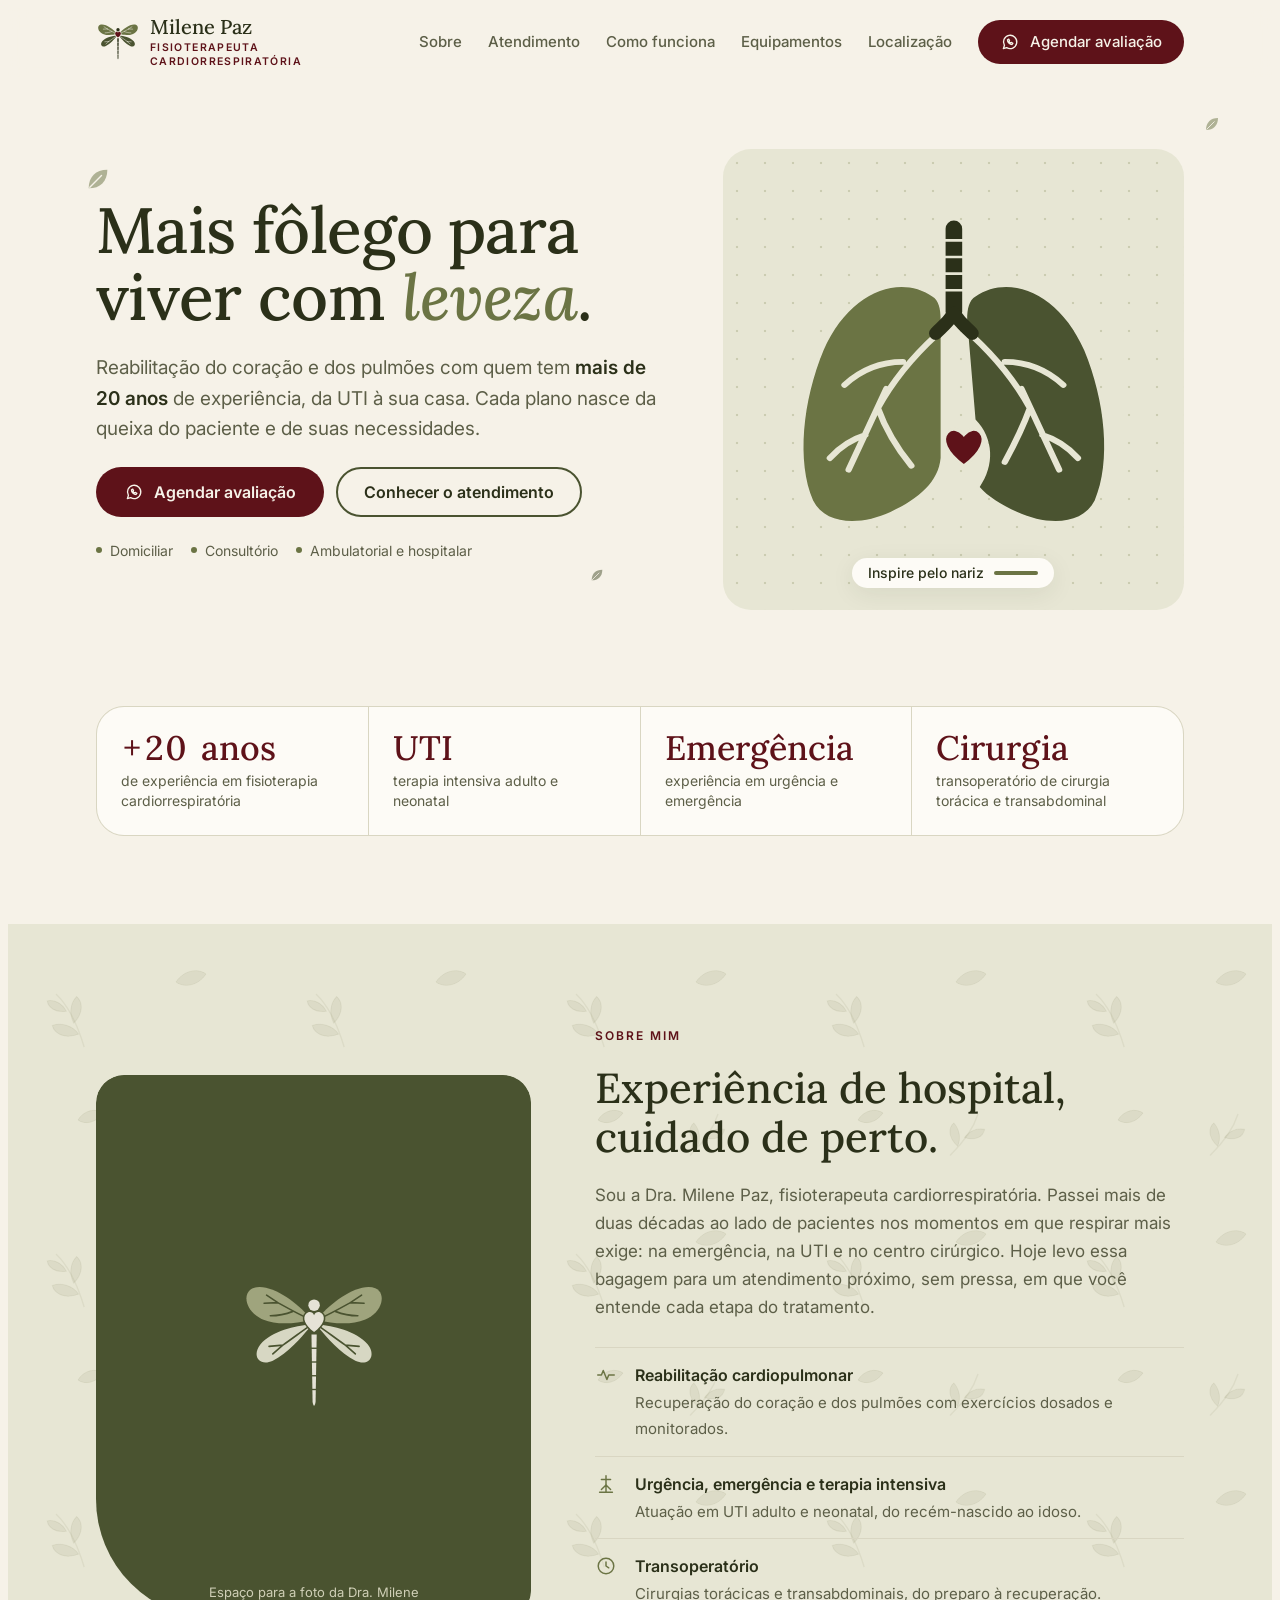
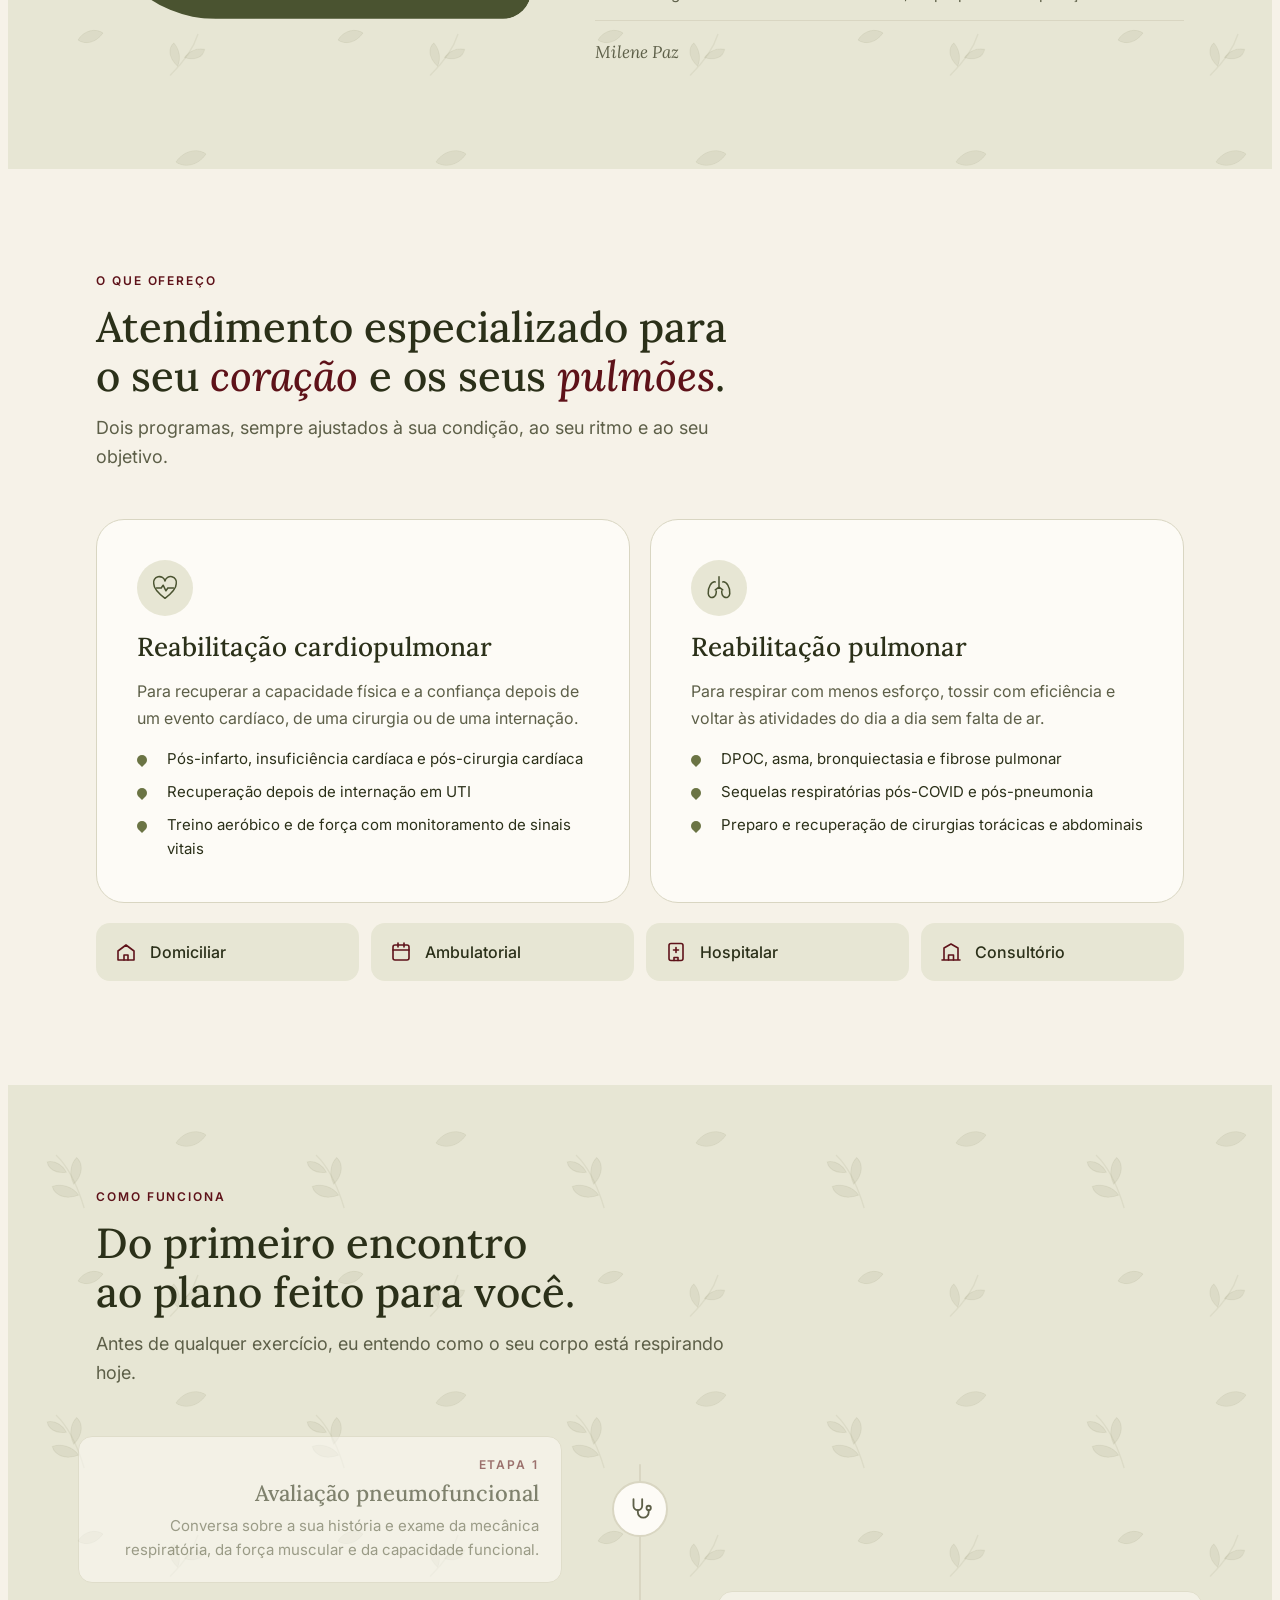
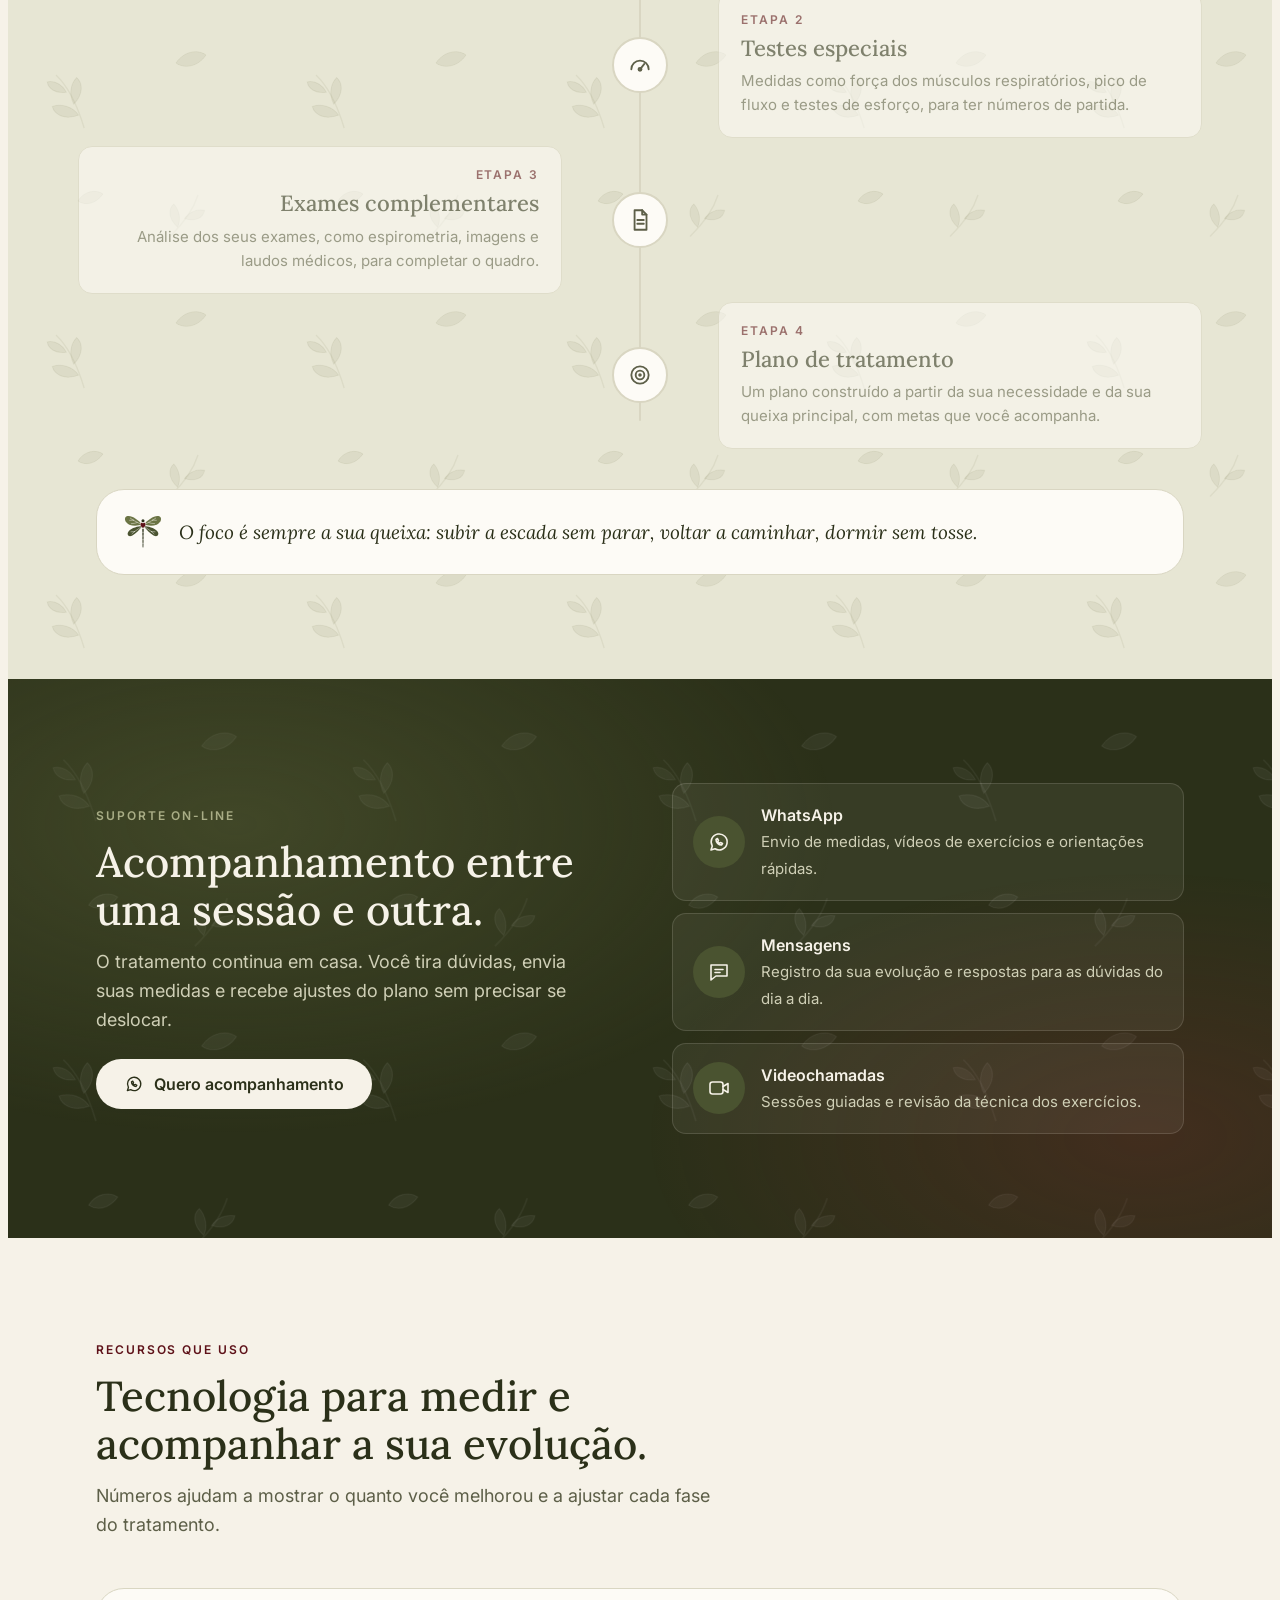
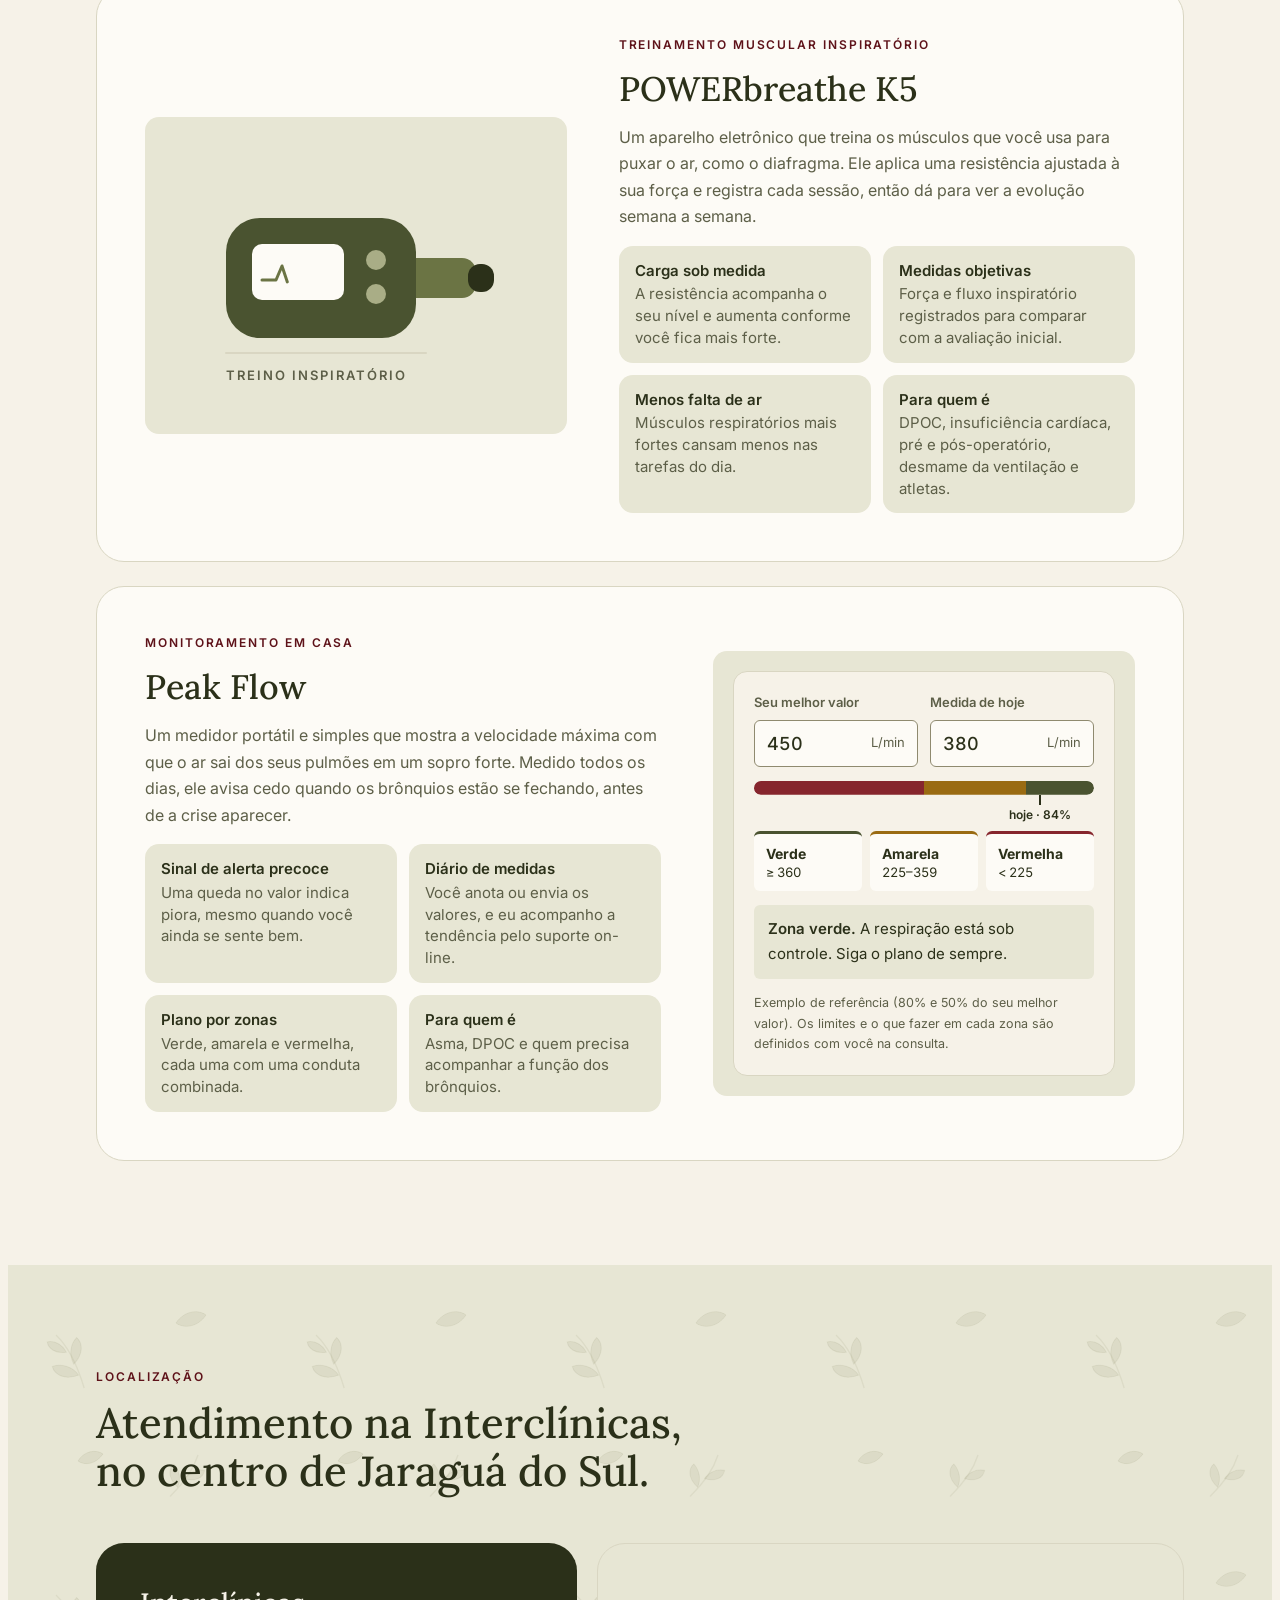
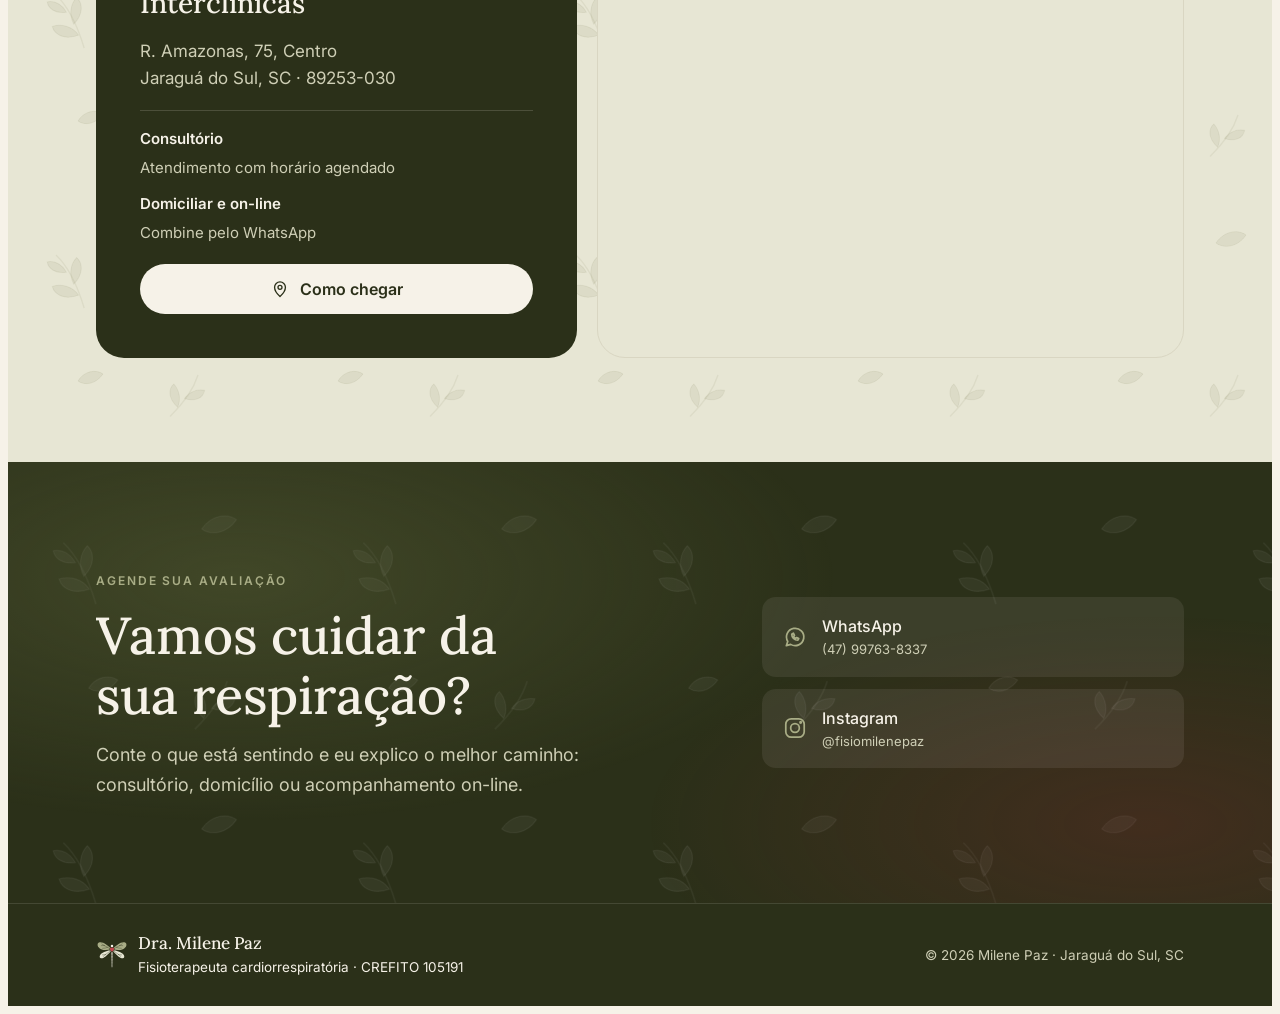
<file: index.html>
<!doctype html>
<html lang="pt-BR">
<head>
<meta charset="utf-8">
<meta name="color-scheme" content="light only">
<meta name="viewport" content="width=device-width, initial-scale=1, viewport-fit=cover">
<title>Dra. Milene Paz</title>
<script>
  /* liga as animações antes da primeira pintura; se o script principal falhar, desliga em 2,5 s */
  (function (d) {
    if (window.matchMedia && matchMedia("(prefers-reduced-motion: reduce)").matches) return;
    d.classList.add("motion");
    setTimeout(function () { var t = d.querySelector(".hero h1"); if (t && !t.dataset.split) d.classList.remove("motion"); }, 2500);
  })(document.documentElement);
</script>
<meta name="description" content="Dra. Milene Paz, fisioterapeuta cardiorrespiratória em Jaraguá do Sul. Reabilitação cardiopulmonar e pulmonar com mais de 20 anos de experiência. Atendimento domiciliar, ambulatorial, hospitalar, em consultório e on-line.">
<link rel="icon" href="data:image/svg+xml,%3Csvg xmlns='http://www.w3.org/2000/svg' viewBox='0 0 120 120'%3E%3Cpath d='M56,36 C46,24 24,8 11,13 C2,17 5,32 19,38 C31,43 46,41 56,38.5 Z M64,36 C74,24 96,8 109,13 C118,17 115,32 101,38 C89,43 74,41 64,38.5 Z' fill='%236b7444'/%3E%3Cpath d='M56,42 C46,43 26,47 17,58 C10,67 16,76 27,71 C39,65 50,52 56,45 Z M64,42 C74,43 94,47 103,58 C110,67 104,76 93,71 C81,65 70,52 64,45 Z' fill='%234a5330'/%3E%3Cpath d='M57.9,50 L62.1,50 L61.2,104 Q60,110 58.8,104 Z' fill='%232b3019'/%3E%3Ccircle cx='60' cy='26.5' r='4.6' fill='%232b3019'/%3E%3Cpath d='M60,48 C52.5,42.5 50.5,36.5 53.6,33.4 C56,31 59,32 60,34.6 C61,32 64,31 66.4,33.4 C69.5,36.5 67.5,42.5 60,48 Z' fill='%235e1219'/%3E%3C/svg%3E">
<link rel="preconnect" href="https://fonts.googleapis.com">
<link rel="preconnect" href="https://fonts.gstatic.com" crossorigin>
<link rel="stylesheet" href="https://fonts.googleapis.com/css2?family=Inter:wght@400;500;600&family=Lora:ital,wght@0,400;0,500;0,600;1,400;1,500&display=swap">
<link rel="stylesheet" href="css/style.css">

</head>
<body>
<!-- Símbolo reutilizável: asas = pulmões, nervuras = brônquios, tórax = coração -->
<svg width="0" height="0" style="position:absolute" aria-hidden="true">
  <defs>
    <mask id="mk" maskUnits="userSpaceOnUse" x="0" y="0" width="120" height="120">
      <rect width="120" height="120" fill="#fff"/>
      <g fill="none" stroke="#000" stroke-width="1.3" stroke-linecap="round">
        <path id="veins" d="M56,37.5 C48,34 40,29.5 31,24.5 M31,24.5 L22,18.5 M31,24.5 L20,25 M43,31.5 C38,33.5 32,35 25,35 M56,43.5 C50,47.5 43,53 35,58.5 M35,58.5 L27,65.5 M35,58.5 L24,59.5"/>
        <use href="#veins" transform="translate(120,0) scale(-1,1)"/>
      </g>
      <g stroke="#000" stroke-width="1.1"><line x1="56" x2="64" y1="61" y2="61"/><line x1="56" x2="64" y1="72" y2="72"/><line x1="56" x2="64" y1="83" y2="83"/><line x1="56" x2="64" y1="94" y2="94"/></g>
      <path d="M60,48 C52.5,42.5 50.5,36.5 53.6,33.4 C56,31 59,32 60,34.6 C61,32 64,31 66.4,33.4 C69.5,36.5 67.5,42.5 60,48 Z" fill="none" stroke="#000" stroke-width="2.4"/>
    </mask>
    <symbol id="libelula" viewBox="0 0 120 120">
      <g mask="url(#mk)">
        <path d="M56,36 C46,24 24,8 11,13 C2,17 5,32 19,38 C31,43 46,41 56,38.5 Z" fill="var(--wing-up)"/>
        <path d="M56,42 C46,43 26,47 17,58 C10,67 16,76 27,71 C39,65 50,52 56,45 Z" fill="var(--wing-lo)"/>
        <g transform="translate(120,0) scale(-1,1)">
          <path d="M56,36 C46,24 24,8 11,13 C2,17 5,32 19,38 C31,43 46,41 56,38.5 Z" fill="var(--wing-up)"/>
          <path d="M56,42 C46,43 26,47 17,58 C10,67 16,76 27,71 C39,65 50,52 56,45 Z" fill="var(--wing-lo)"/>
        </g>
        <path d="M57.9,50 L62.1,50 L61.2,104 Q60,110 58.8,104 Z" fill="var(--body)"/>
      </g>
      <circle cx="60" cy="26.5" r="4.6" fill="var(--body)"/>
      <path d="M60,48 C52.5,42.5 50.5,36.5 53.6,33.4 C56,31 59,32 60,34.6 C61,32 64,31 66.4,33.4 C69.5,36.5 67.5,42.5 60,48 Z" fill="var(--heart)"/>
    </symbol>
    <symbol id="i-wa" viewBox="0 0 24 24"><g fill="none" stroke="currentColor" stroke-width="1.6" stroke-linecap="round" stroke-linejoin="round"><path d="M4 20l1.3-3.9A8 8 0 1 1 8 18.8L4 20z"/><path d="M9 9.5c0 3 2.5 5.5 5.5 5.5l1-1.5-2-1-1 .8a4 4 0 0 1-1.8-1.8l.8-1-1-2L9 9.5z"/></g></symbol>
    <symbol id="i-ig" viewBox="0 0 24 24"><g fill="none" stroke="currentColor" stroke-width="1.6" stroke-linecap="round" stroke-linejoin="round"><rect x="3.5" y="3.5" width="17" height="17" rx="5"/><circle cx="12" cy="12" r="4"/><circle cx="17.2" cy="6.8" r=".6" fill="currentColor"/></g></symbol>
    <symbol id="i-pin" viewBox="0 0 24 24"><g fill="none" stroke="currentColor" stroke-width="1.6" stroke-linecap="round" stroke-linejoin="round"><path d="M12 21s-6.5-5.6-6.5-11A6.5 6.5 0 0 1 18.5 10c0 5.4-6.5 11-6.5 11z"/><circle cx="12" cy="10" r="2.4"/></g></symbol>
  </defs>
</svg>

<header class="top" id="top">
  <span class="read-progress" id="readProgress" aria-hidden="true"></span>
  <div class="wrap">
    <a class="brand" href="#inicio" aria-label="Dra. Milene Paz, início">
      <svg aria-hidden="true"><use href="#libelula"/></svg>
      <span><b>Milene Paz</b><small><span>Fisioterapeuta</span> <span>cardiorrespiratória</span></small></span>
    </a>
    <button class="menu-btn" id="menuBtn" aria-expanded="false" aria-controls="nav" aria-label="Abrir menu">
      <svg viewBox="0 0 24 24" fill="none" stroke="currentColor" stroke-width="1.8" stroke-linecap="round"><path id="menuIco" d="M4 7h16M4 12h16M4 17h10"/></svg>
    </button>
    <nav class="nav" id="nav" aria-label="Principal">
      <a href="#sobre">Sobre</a>
      <a href="#atendimento">Atendimento</a>
      <a href="#como-funciona">Como funciona</a>
      <a href="#equipamentos">Equipamentos</a>
      <a href="#localizacao">Localização</a>
      <a class="btn btn-cta js-wa" href="#contato"><svg aria-hidden="true"><use href="#i-wa"/></svg>Agendar avaliação</a>
    </nav>
  </div>
</header>

<main id="inicio">
  <section class="hero">
    <span class="leaf l1" aria-hidden="true"><svg viewBox="0 0 24 24" aria-hidden="true"><path d="M4 20C4 10 10 4 20 4c0 10-6 16-16 16z" fill="currentColor"/><path d="M5 19L15 9" stroke="#f6f2e8" stroke-width="1.2" stroke-linecap="round"/></svg></span><span class="leaf l2" aria-hidden="true"><svg viewBox="0 0 24 24" aria-hidden="true"><path d="M4 20C4 10 10 4 20 4c0 10-6 16-16 16z" fill="currentColor"/><path d="M5 19L15 9" stroke="#f6f2e8" stroke-width="1.2" stroke-linecap="round"/></svg></span><span class="leaf l3" aria-hidden="true"><svg viewBox="0 0 24 24" aria-hidden="true"><path d="M4 20C4 10 10 4 20 4c0 10-6 16-16 16z" fill="currentColor"/><path d="M5 19L15 9" stroke="#f6f2e8" stroke-width="1.2" stroke-linecap="round"/></svg></span>
    <div class="wrap">
      <div class="hero-text">
        <h1>Mais fôlego para viver com <em>leveza</em>.</h1>
        <p class="lead">Reabilitação do coração e dos pulmões com quem tem <strong>mais de 20 anos</strong> de experiência, da UTI à sua casa. Cada plano nasce da queixa do paciente e de suas necessidades.</p>
        <div class="actions">
          <a class="btn btn-cta js-wa" href="#contato"><svg aria-hidden="true"><use href="#i-wa"/></svg>Agendar avaliação</a>
          <a class="btn btn-line" href="#atendimento">Conhecer o atendimento</a>
        </div>
        <div class="creds">
          <span>Domiciliar</span><span>Consultório</span><span>Ambulatorial e hospitalar</span>
        </div>
      </div>
      <div class="breath" id="breath" data-phase="out" aria-label="Pulmões que respiram: acompanhe o ritmo para uma respiração calma">
        <svg viewBox="0 0 200 200" aria-hidden="true">
          <g class="wings-l">
            <path d="M88,64 C72,52 48,62 36,92 C26,118 23,150 31,170 C37,183 54,183 68,176 C82,169 91,160 92,148 L92,76 C92,70 91,66 88,64 Z" fill="var(--wing-up)"/>
            <path class="vein" d="M90,84 C80,94 70,106 62,122 M74,98 C64,98 54,102 46,110 M66,112 C60,126 54,140 48,154 M62,122 C66,134 72,144 78,152 M56,136 C50,138 44,142 39,148" fill="none" stroke-width="3" stroke-linecap="round"/>
          </g>
          <g class="wings-r"><g transform="translate(200,0) scale(-1,1)">
            <path d="M88,64 C72,52 48,62 36,92 C26,118 23,150 31,170 C37,183 54,183 68,176 C76,172 82,168 86,163 C79,152 79,138 88,128 L92,76 C92,70 91,66 88,64 Z" fill="var(--wing-lo)"/>
            <path class="vein" d="M90,84 C80,94 70,106 62,122 M74,98 C64,98 54,102 46,110 M66,112 C60,126 54,140 48,154 M62,122 C66,134 70,142 74,150 M56,136 C50,138 44,142 39,148" fill="none" stroke-width="3" stroke-linecap="round"/>
          </g></g>
          <rect x="95" y="16" width="10" height="60" rx="5" fill="var(--body)"/>
          <g stroke="var(--tint)" stroke-width="1.6"><line x1="94" x2="106" y1="28" y2="28"/><line x1="94" x2="106" y1="38" y2="38"/><line x1="94" x2="106" y1="48" y2="48"/><line x1="94" x2="106" y1="58" y2="58"/></g>
          <path d="M100,72 C96,78 93,80 89,84 M100,72 C104,78 107,80 111,84" fill="none" stroke="var(--body)" stroke-width="8" stroke-linecap="round"/>
          <path d="M106,164 C95,156 92,148 96,143.5 C99,140.5 103,141.5 106,145 C109,141.5 113,140.5 116,143.5 C120,148 117,156 106,164 Z" fill="var(--heart)" stroke="var(--tint)" stroke-width="2"/>
        </svg>
        <div class="breath-cue" aria-live="off"><span id="cueText">Expire devagar</span><i><b id="cueBar"></b></i></div>
      </div>
    </div>
  </section>

  <section class="band" style="padding-block:0 clamp(56px,8vw,88px)">
    <div class="wrap">
      <div class="stats" role="list">
        <div class="stat" role="listitem"><strong>+20 anos</strong><span>de experiência em fisioterapia cardiorrespiratória</span></div>
        <div class="stat" role="listitem"><strong>UTI</strong><span>terapia intensiva adulto e neonatal</span></div>
        <div class="stat" role="listitem"><strong>Emergência</strong><span>experiência em urgência e emergência</span></div>
        <div class="stat" role="listitem"><strong>Cirurgia</strong><span>transoperatório de cirurgia torácica e transabdominal</span></div>
      </div>
    </div>
  </section>

  <section class="band tint" id="sobre">
    <div class="wrap about">
      <div class="portrait">
        <svg aria-hidden="true" style="--wing-up:#a9ad86;--wing-lo:#e7e6d4;--body:#f6f2e8;--heart:#f6f2e8"><use href="#libelula"/></svg>
        <span class="ph">Espaço para a foto da Dra. Milene</span>
      </div>
      <div class="about-text">
        <span class="eyebrow">Sobre mim</span>
        <h2>Experiência de hospital, cuidado de perto.</h2>
        <p>Sou a Dra. Milene Paz, fisioterapeuta cardiorrespiratória. Passei mais de duas décadas ao lado de pacientes nos momentos em que respirar mais exige: na emergência, na UTI e no centro cirúrgico. Hoje levo essa bagagem para um atendimento próximo, sem pressa, em que você entende cada etapa do tratamento.</p>
        <ul class="xp">
          <li><svg viewBox="0 0 24 24" fill="none" stroke="currentColor" stroke-width="1.6" stroke-linecap="round" stroke-linejoin="round"><path d="M3 12h4l2-5 4 10 2-5h6"/></svg><div><b>Reabilitação cardiopulmonar</b><span>Recuperação do coração e dos pulmões com exercícios dosados e monitorados.</span></div></li>
          <li><svg viewBox="0 0 24 24" fill="none" stroke="currentColor" stroke-width="1.6" stroke-linecap="round" stroke-linejoin="round"><path d="M12 3v18M7 7h10M5 21h14"/><path d="M12 13l-5 5M12 13l5 5"/></svg><div><b>Urgência, emergência e terapia intensiva</b><span>Atuação em UTI adulto e neonatal, do recém-nascido ao idoso.</span></div></li>
          <li><svg viewBox="0 0 24 24" fill="none" stroke="currentColor" stroke-width="1.6" stroke-linecap="round" stroke-linejoin="round"><circle cx="12" cy="12" r="8.5"/><path d="M12 7.5V12l3 2"/></svg><div><b>Transoperatório</b><span>Cirurgias torácicas e transabdominais, do preparo à recuperação.</span></div></li>
        </ul>
        <p class="sign">Milene Paz</p>
      </div>
    </div>
  </section>

  <section class="band" id="atendimento">
    <div class="wrap">
      <div class="sec-head">
        <span class="eyebrow">O que ofereço</span>
        <h2>Atendimento especializado para o seu <em class="mark">coração</em> e os seus <em class="mark">pulmões</em>.</h2>
        <p>Dois programas, sempre ajustados à sua condição, ao seu ritmo e ao seu objetivo.</p>
      </div>
      <div class="services">
        <article class="service">
          <div class="ico"><svg viewBox="0 0 32 32" fill="none" stroke="currentColor" stroke-width="1.6" stroke-linecap="round" stroke-linejoin="round"><path d="M16 27C8 21 4 16.5 4 11.5A5.5 5.5 0 0 1 16 8.6 5.5 5.5 0 0 1 28 11.5C28 16.5 24 21 16 27z"/><path d="M7 16h5l2-3 3 6 2-3h6"/></svg></div>
          <h3>Reabilitação cardiopulmonar</h3>
          <p>Para recuperar a capacidade física e a confiança depois de um evento cardíaco, de uma cirurgia ou de uma internação.</p>
          <ul class="ticks">
            <li>Pós-infarto, insuficiência cardíaca e pós-cirurgia cardíaca</li>
            <li>Recuperação depois de internação em UTI</li>
            <li>Treino aeróbico e de força com monitoramento de sinais vitais</li>
          </ul>
        </article>
        <article class="service">
          <div class="ico"><svg viewBox="0 0 32 32" fill="none" stroke="currentColor" stroke-width="1.6" stroke-linecap="round" stroke-linejoin="round"><path d="M16 4v11M16 15l-4 3M16 15l4 3"/><path d="M12 9.5C8 9 4 15 4.5 22c.3 3.5 3.2 5 6 3.6 2.2-1.1 2.7-3.3 2.6-6.3"/><path d="M20 9.5c4-.5 8 5.5 7.5 12.5-.3 3.5-3.2 5-6 3.6-2.2-1.1-2.7-3.3-2.6-6.3"/></svg></div>
          <h3>Reabilitação pulmonar</h3>
          <p>Para respirar com menos esforço, tossir com eficiência e voltar às atividades do dia a dia sem falta de ar.</p>
          <ul class="ticks">
            <li>DPOC, asma, bronquiectasia e fibrose pulmonar</li>
            <li>Sequelas respiratórias pós-COVID e pós-pneumonia</li>
            <li>Preparo e recuperação de cirurgias torácicas e abdominais</li>
          </ul>
        </article>
      </div>
      <div class="places" aria-label="Onde atendo">
        <div class="place"><svg viewBox="0 0 24 24" fill="none" stroke="currentColor" stroke-width="1.6" stroke-linecap="round" stroke-linejoin="round"><path d="M4 11l8-6 8 6v9H4z"/><path d="M10 20v-5h4v5"/></svg>Domiciliar</div>
        <div class="place"><svg viewBox="0 0 24 24" fill="none" stroke="currentColor" stroke-width="1.6" stroke-linecap="round" stroke-linejoin="round"><rect x="4" y="5" width="16" height="15" rx="2"/><path d="M9 3v4M15 3v4M4 10h16"/></svg>Ambulatorial</div>
        <div class="place"><svg viewBox="0 0 24 24" fill="none" stroke="currentColor" stroke-width="1.6" stroke-linecap="round" stroke-linejoin="round"><rect x="5" y="3.5" width="14" height="17" rx="2"/><path d="M12 7.5v5M9.5 10h5M10 20.5v-3h4v3"/></svg>Hospitalar</div>
        <div class="place"><svg viewBox="0 0 24 24" fill="none" stroke="currentColor" stroke-width="1.6" stroke-linecap="round" stroke-linejoin="round"><path d="M3 20h18M5 20V8l7-4 7 4v12"/><path d="M9.5 20v-5h5v5"/></svg>Consultório</div>
      </div>
    </div>
  </section>

  <section class="band tint" id="como-funciona">
    <div class="wrap">
      <div class="sec-head">
        <span class="eyebrow">Como funciona</span>
        <h2>Do primeiro encontro ao plano feito para você.</h2>
        <p>Antes de qualquer exercício, eu entendo como o seu corpo está respirando hoje.</p>
      </div>
      <div class="timeline" id="timeline">
        <div class="tl-rail" aria-hidden="true">
          <span class="tl-fill"></span>
          <span class="tl-fly"><svg><use href="#libelula"/></svg></span>
        </div>
        <ol class="tl-list">
          <li class="tl-item">
            <span class="tl-node" aria-hidden="true"><svg viewBox="0 0 24 24" fill="none" stroke="currentColor" stroke-width="1.7" stroke-linecap="round" stroke-linejoin="round"><path d="M6 3v6a4 4 0 0 0 8 0V3"/><path d="M10 13v2a5 5 0 0 0 10 0v-2"/><circle cx="20" cy="11" r="2"/></svg></span>
            <div class="tl-card"><span class="tl-step">Etapa 1</span><h3>Avaliação pneumofuncional</h3><p>Conversa sobre a sua história e exame da mecânica respiratória, da força muscular e da capacidade funcional.</p></div>
          </li>
          <li class="tl-item">
            <span class="tl-node" aria-hidden="true"><svg viewBox="0 0 24 24" fill="none" stroke="currentColor" stroke-width="1.7" stroke-linecap="round" stroke-linejoin="round"><path d="M4 16a8 8 0 1 1 16 0"/><path d="M12 16l4-5"/><circle cx="12" cy="16" r="1.4"/></svg></span>
            <div class="tl-card"><span class="tl-step">Etapa 2</span><h3>Testes especiais</h3><p>Medidas como força dos músculos respiratórios, pico de fluxo e testes de esforço, para ter números de partida.</p></div>
          </li>
          <li class="tl-item">
            <span class="tl-node" aria-hidden="true"><svg viewBox="0 0 24 24" fill="none" stroke="currentColor" stroke-width="1.7" stroke-linecap="round" stroke-linejoin="round"><path d="M7 3h7l4 4v14H7z"/><path d="M14 3v4h4"/><path d="M9.5 12h6M9.5 15.5h6"/></svg></span>
            <div class="tl-card"><span class="tl-step">Etapa 3</span><h3>Exames complementares</h3><p>Análise dos seus exames, como espirometria, imagens e laudos médicos, para completar o quadro.</p></div>
          </li>
          <li class="tl-item">
            <span class="tl-node" aria-hidden="true"><svg viewBox="0 0 24 24" fill="none" stroke="currentColor" stroke-width="1.7" stroke-linecap="round" stroke-linejoin="round"><circle cx="12" cy="12" r="8"/><circle cx="12" cy="12" r="4"/><circle cx="12" cy="12" r=".8" fill="currentColor"/></svg></span>
            <div class="tl-card"><span class="tl-step">Etapa 4</span><h3>Plano de tratamento</h3><p>Um plano construído a partir da sua necessidade e da sua queixa principal, com metas que você acompanha.</p></div>
          </li>
        </ol>
      </div>
      <div class="focus-note">
        <svg aria-hidden="true"><use href="#libelula"/></svg>
        <p>O foco é sempre a sua queixa: subir a escada sem parar, voltar a caminhar, dormir sem tosse.</p>
      </div>
    </div>
  </section>

  <section class="band deep" id="online">
    <div class="wrap online">
      <div>
        <div class="sec-head">
          <span class="eyebrow">Suporte on-line</span>
          <h2>Acompanhamento entre uma sessão e outra.</h2>
          <p>O tratamento continua em casa. Você tira dúvidas, envia suas medidas e recebe ajustes do plano sem precisar se deslocar.</p>
        </div>
        <a class="btn btn-light js-wa" href="#contato"><svg aria-hidden="true"><use href="#i-wa"/></svg>Quero acompanhamento</a>
      </div>
      <div class="channels">
        <div class="channel"><span class="ci"><svg aria-hidden="true"><use href="#i-wa"/></svg></span><div><b>WhatsApp</b><span>Envio de medidas, vídeos de exercícios e orientações rápidas.</span></div></div>
        <div class="channel"><span class="ci"><svg viewBox="0 0 24 24" fill="none" stroke="currentColor" stroke-width="1.6" stroke-linecap="round" stroke-linejoin="round"><path d="M4 5h16v11H9l-5 4z"/><path d="M8 9.5h8M8 12.5h5"/></svg></span><div><b>Mensagens</b><span>Registro da sua evolução e respostas para as dúvidas do dia a dia.</span></div></div>
        <div class="channel"><span class="ci"><svg viewBox="0 0 24 24" fill="none" stroke="currentColor" stroke-width="1.6" stroke-linecap="round" stroke-linejoin="round"><rect x="3" y="6" width="13" height="12" rx="2.5"/><path d="M16 10.5l5-3v9l-5-3"/></svg></span><div><b>Videochamadas</b><span>Sessões guiadas e revisão da técnica dos exercícios.</span></div></div>
      </div>
    </div>
  </section>

  <section class="band" id="equipamentos">
    <div class="wrap">
      <div class="sec-head">
        <span class="eyebrow">Recursos que uso</span>
        <h2>Tecnologia para medir e acompanhar a sua evolução.</h2>
        <p>Números ajudam a mostrar o quanto você melhorou e a ajustar cada fase do tratamento.</p>
      </div>
      <div class="gear">
        <article class="device" id="powerbreathe">
          <div class="dev-art">
            <svg viewBox="0 0 340 255" aria-hidden="true">
              <rect x="40" y="70" width="190" height="120" rx="34" fill="var(--deep-2)"/>
              <rect x="66" y="96" width="92" height="56" rx="10" fill="var(--surface)"/>
              <path d="M76 132h14l6-14 8 24 6-14h38" fill="none" stroke="var(--brand)" stroke-width="3" stroke-linecap="round" stroke-linejoin="round"/>
              <circle cx="190" cy="112" r="10" fill="var(--brand-soft)"/><circle cx="190" cy="146" r="10" fill="var(--brand-soft)"/>
              <path d="M230 110h46a14 14 0 0 1 14 14v12a14 14 0 0 1-14 14h-46z" fill="var(--wing-up)"/>
              <rect x="282" y="116" width="26" height="28" rx="12" fill="var(--body)"/>
              <path d="M40 205h200" stroke="var(--hairline)" stroke-width="2" stroke-linecap="round"/>
              <text x="40" y="232" font-family="Inter, sans-serif" font-size="13" font-weight="600" letter-spacing="2" fill="var(--muted)">TREINO INSPIRATÓRIO</text>
            </svg>
          </div>
          <div class="dev-text">
            <span class="eyebrow">Treinamento muscular inspiratório</span>
            <h3>POWERbreathe K5</h3>
            <p>Um aparelho eletrônico que treina os músculos que você usa para puxar o ar, como o diafragma. Ele aplica uma resistência ajustada à sua força e registra cada sessão, então dá para ver a evolução semana a semana.</p>
            <ul class="feat">
              <li><b>Carga sob medida</b><span>A resistência acompanha o seu nível e aumenta conforme você fica mais forte.</span></li>
              <li><b>Medidas objetivas</b><span>Força e fluxo inspiratório registrados para comparar com a avaliação inicial.</span></li>
              <li><b>Menos falta de ar</b><span>Músculos respiratórios mais fortes cansam menos nas tarefas do dia.</span></li>
              <li><b>Para quem é</b><span>DPOC, insuficiência cardíaca, pré e pós-operatório, desmame da ventilação e atletas.</span></li>
            </ul>
          </div>
        </article>

        <article class="device flip" id="peakflow">
          <div class="dev-art" style="aspect-ratio:auto;place-items:stretch">
            <div class="zones" aria-label="Calculadora das zonas do Peak Flow">
              <div class="zones-row">
                <div class="field"><label for="pfBest">Seu melhor valor</label><div class="in"><input id="pfBest" type="number" inputmode="numeric" min="60" max="900" step="10" value="450"><small>L/min</small></div></div>
                <div class="field"><label for="pfToday">Medida de hoje</label><div class="in"><input id="pfToday" type="number" inputmode="numeric" min="0" max="900" step="10" value="380"><small>L/min</small></div></div>
              </div>
              <div>
                <div class="zbar" aria-hidden="true"><i></i><i></i><i></i></div>
                <div class="zmeter" aria-hidden="true"><span id="pfMark" style="left:84%">hoje</span></div>
              </div>
              <div class="zlist">
                <div class="z-g"><b>Verde</b><span id="zG">≥ 360</span></div>
                <div class="z-y"><b>Amarela</b><span id="zY">225–359</span></div>
                <div class="z-r"><b>Vermelha</b><span id="zR">&lt; 225</span></div>
              </div>
              <p class="zresult" id="pfResult" aria-live="polite"><b>Zona verde.</b> A respiração está sob controle.</p>
              <p class="disc">Exemplo de referência (80% e 50% do seu melhor valor). Os limites e o que fazer em cada zona são definidos com você na consulta.</p>
            </div>
          </div>
          <div class="dev-text">
            <span class="eyebrow">Monitoramento em casa</span>
            <h3>Peak Flow</h3>
            <p>Um medidor portátil e simples que mostra a velocidade máxima com que o ar sai dos seus pulmões em um sopro forte. Medido todos os dias, ele avisa cedo quando os brônquios estão se fechando, antes de a crise aparecer.</p>
            <ul class="feat">
              <li><b>Sinal de alerta precoce</b><span>Uma queda no valor indica piora, mesmo quando você ainda se sente bem.</span></li>
              <li><b>Diário de medidas</b><span>Você anota ou envia os valores, e eu acompanho a tendência pelo suporte on-line.</span></li>
              <li><b>Plano por zonas</b><span>Verde, amarela e vermelha, cada uma com uma conduta combinada.</span></li>
              <li><b>Para quem é</b><span>Asma, DPOC e quem precisa acompanhar a função dos brônquios.</span></li>
            </ul>
          </div>
        </article>
      </div>
    </div>
  </section>

  <section class="band tint" id="localizacao">
    <div class="wrap">
      <div class="sec-head">
        <span class="eyebrow">Localização</span>
        <h2>Atendimento na Interclínicas, no centro de Jaraguá do Sul.</h2>
      </div>
      <div class="loc">
        <div class="loc-card">
          <h3>Interclínicas</h3>
          <address>R. Amazonas, 75, Centro<br>Jaraguá do Sul, SC · 89253-030</address>
          <div class="hours"><b>Consultório</b><span>Atendimento com horário agendado</span><b style="margin-top:8px">Domiciliar e on-line</b><span>Combine pelo WhatsApp</span></div>
          <a class="btn btn-light js-maps" href="https://www.google.com/maps/search/?api=1&amp;query=Interclinicas%2C%20R.%20Amazonas%2C%2075%2C%20Jaragu%C3%A1%20do%20Sul%20SC" target="_blank" rel="noopener"><svg aria-hidden="true"><use href="#i-pin"/></svg>Como chegar</a>
        </div>
        <div class="map" id="map">
          <iframe src="https://www.google.com/maps?q=Interclinicas%2C%20R.%20Amazonas%2C%2075%2C%20Jaragu%C3%A1%20do%20Sul%20SC&amp;output=embed" title="Mapa: Interclínicas, R. Amazonas, 75, Jaraguá do Sul" loading="lazy" referrerpolicy="no-referrer-when-downgrade" allowfullscreen></iframe>
        </div>
      </div>
    </div>
  </section>

  <section class="band deep final" id="contato">
    <div class="wrap">
      <div>
        <span class="eyebrow">Agende sua avaliação</span>
        <h2 style="margin-top:14px">Vamos cuidar da sua respiração?</h2>
        <p>Conte o que está sentindo e eu explico o melhor caminho: consultório, domicílio ou acompanhamento on-line.</p>
      </div>
      <div class="contact-list">
        <a class="js-wa" href="#contato" target="_blank" rel="noopener"><svg aria-hidden="true"><use href="#i-wa"/></svg><span>WhatsApp<small id="waText">(47) 99763-8337</small></span></a>
        <a class="js-ig" href="#contato" target="_blank" rel="noopener"><svg aria-hidden="true"><use href="#i-ig"/></svg><span>Instagram<small id="igText">@fisiomilenepaz</small></span></a>
      </div>
    </div>
  </section>
</main>

<footer>
  <div class="wrap">
    <div class="fb"><svg aria-hidden="true" style="--wing-up:#a9ad86;--wing-lo:#e7e6d4;--body:#f6f2e8;--heart:#c4464e"><use href="#libelula"/></svg><span><b>Dra. Milene Paz</b><br>Fisioterapeuta cardiorrespiratória · CREFITO 105191</span></div>
    <span>© <span id="year">2026</span> Milene Paz · Jaraguá do Sul, SC</span>
  </div>
</footer>

<a class="fab js-wa" id="fab" href="#contato" target="_blank" rel="noopener" aria-label="Falar no WhatsApp"><svg aria-hidden="true"><use href="#i-wa"/></svg></a>

<script src="js/script.js"></script>

</body>
</html>
</file>
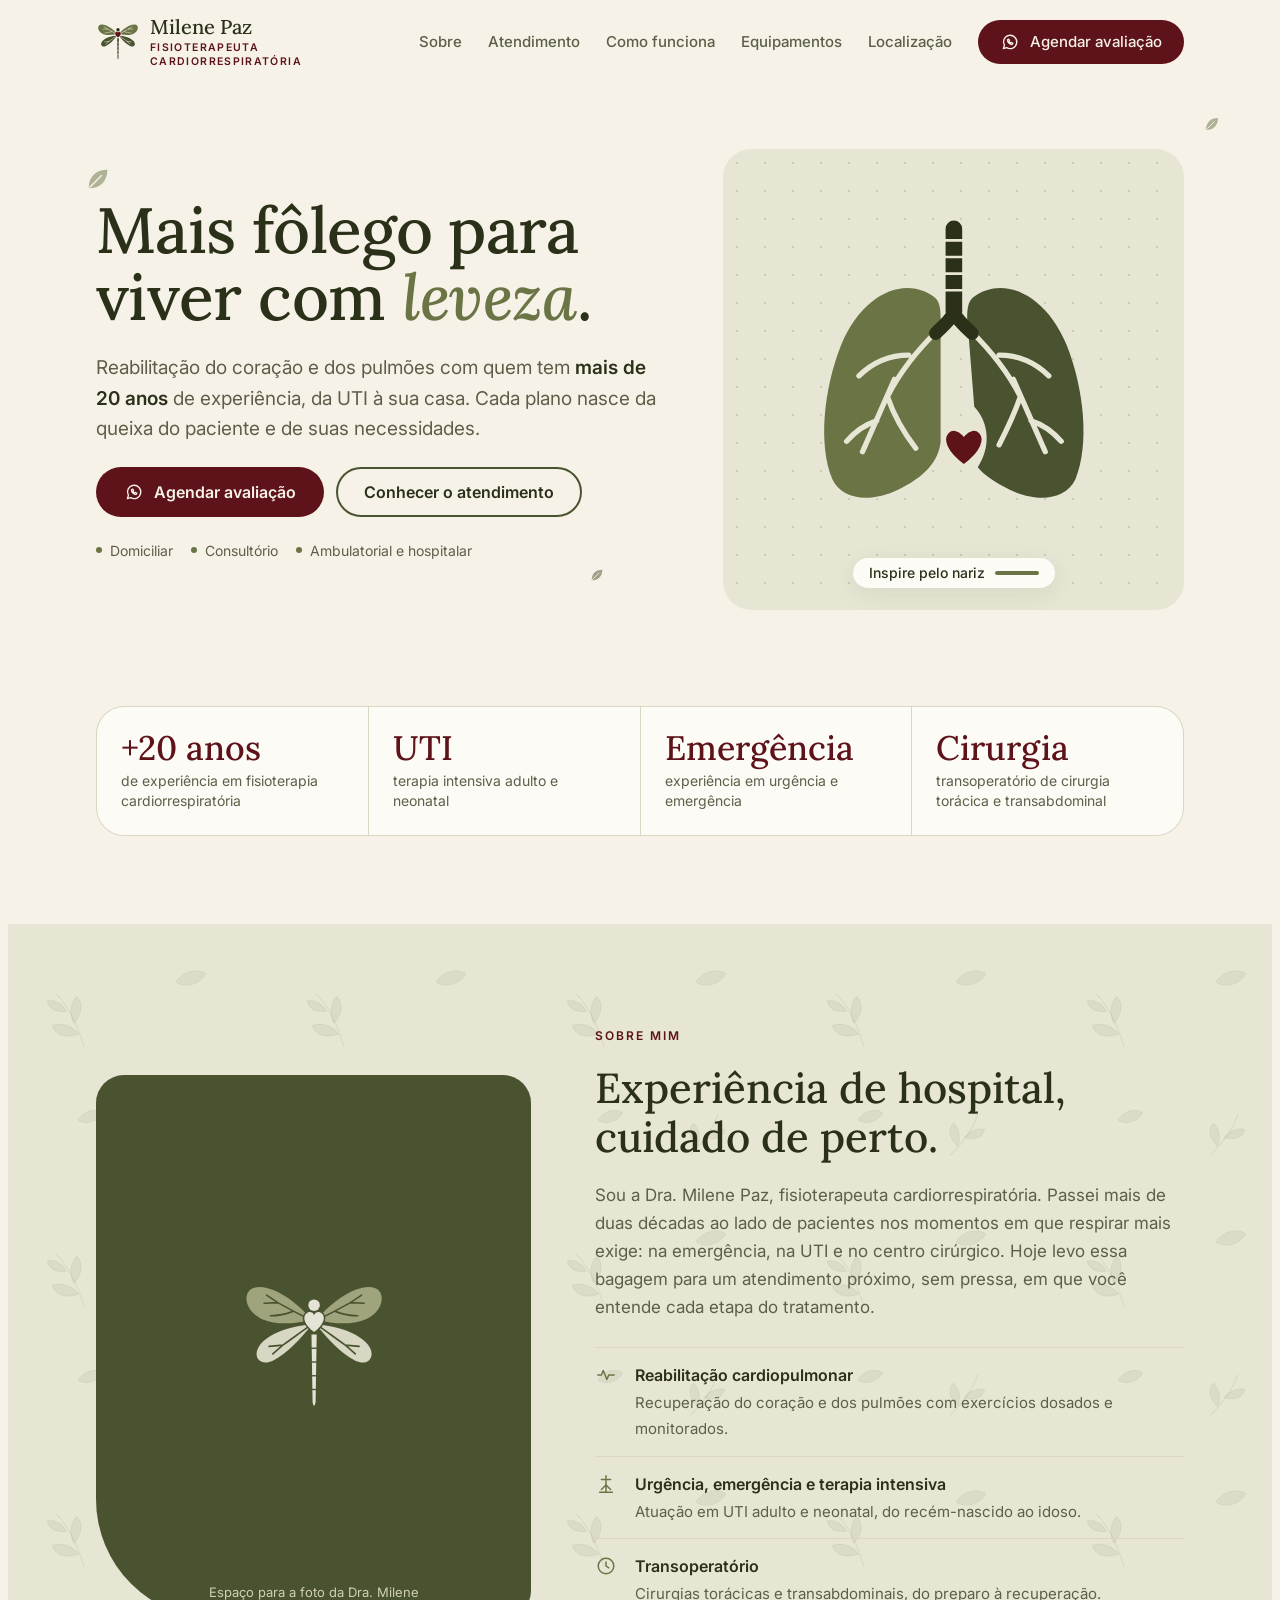
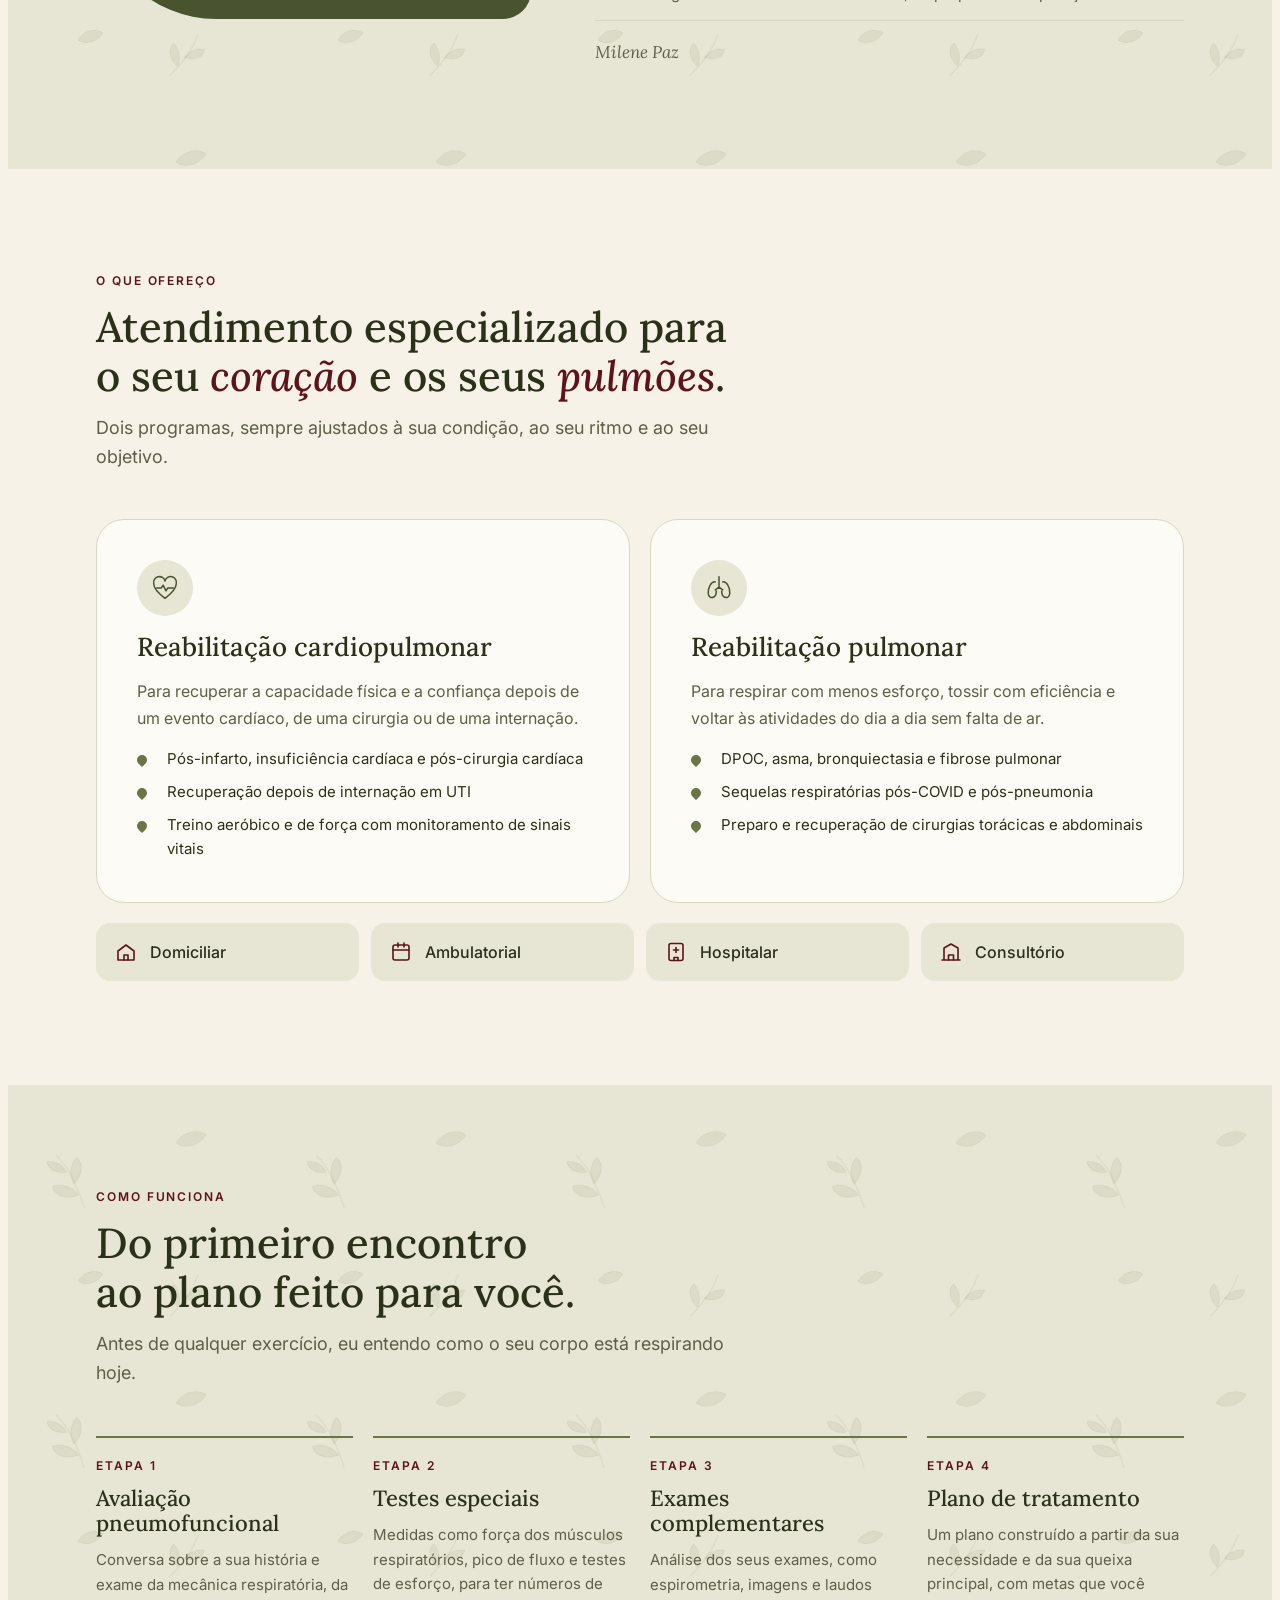
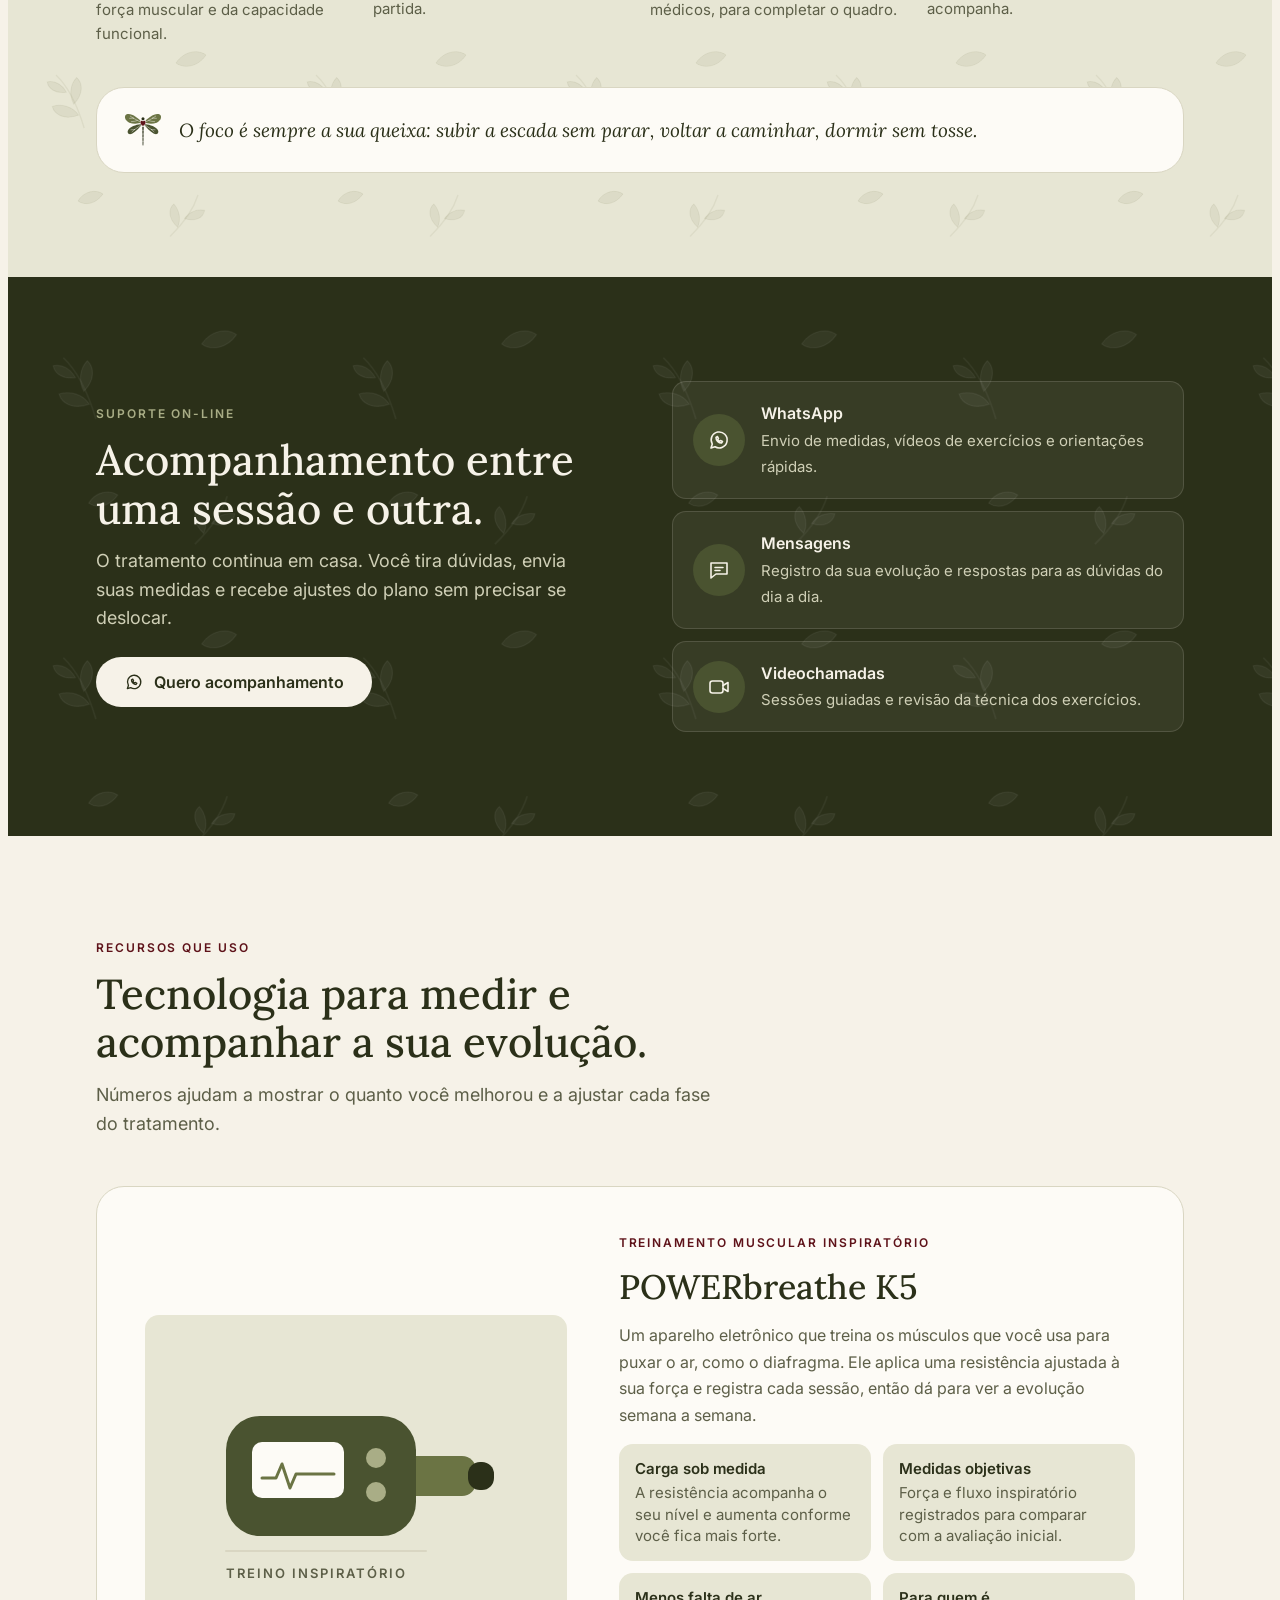
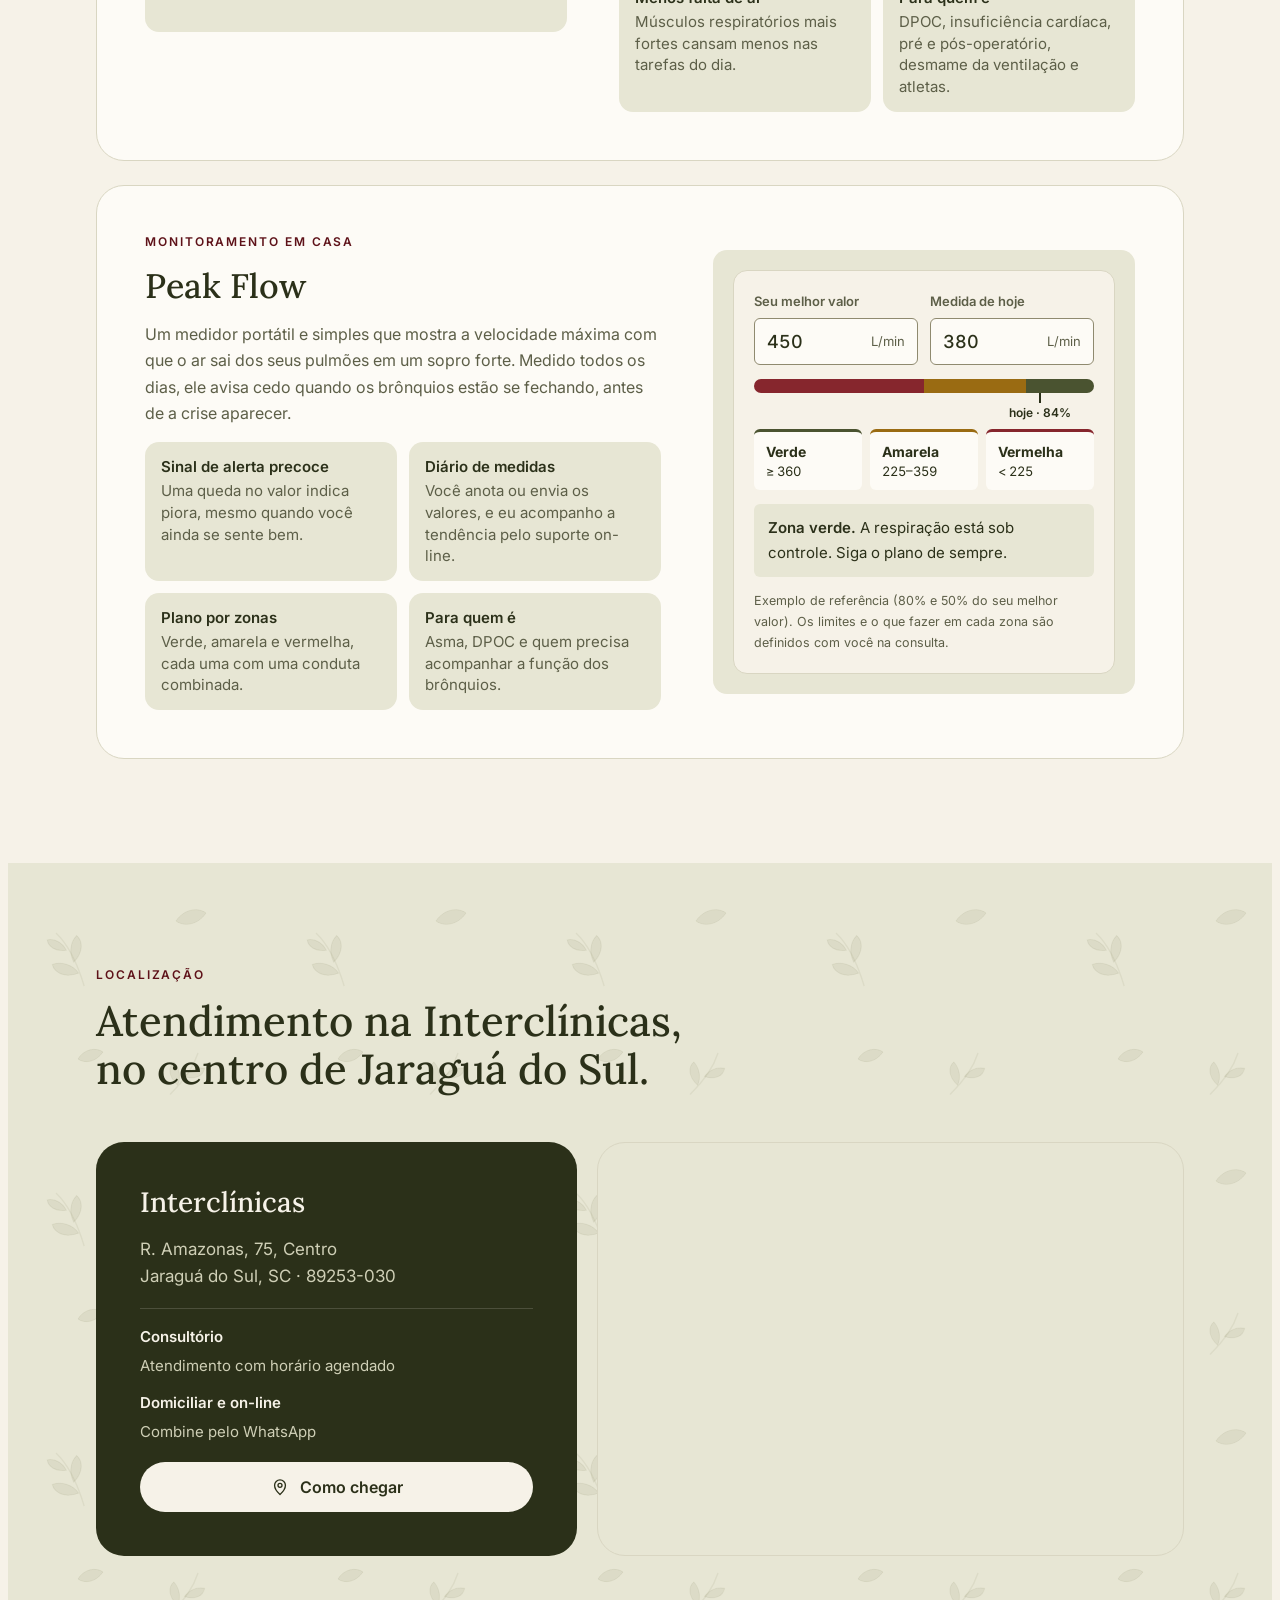
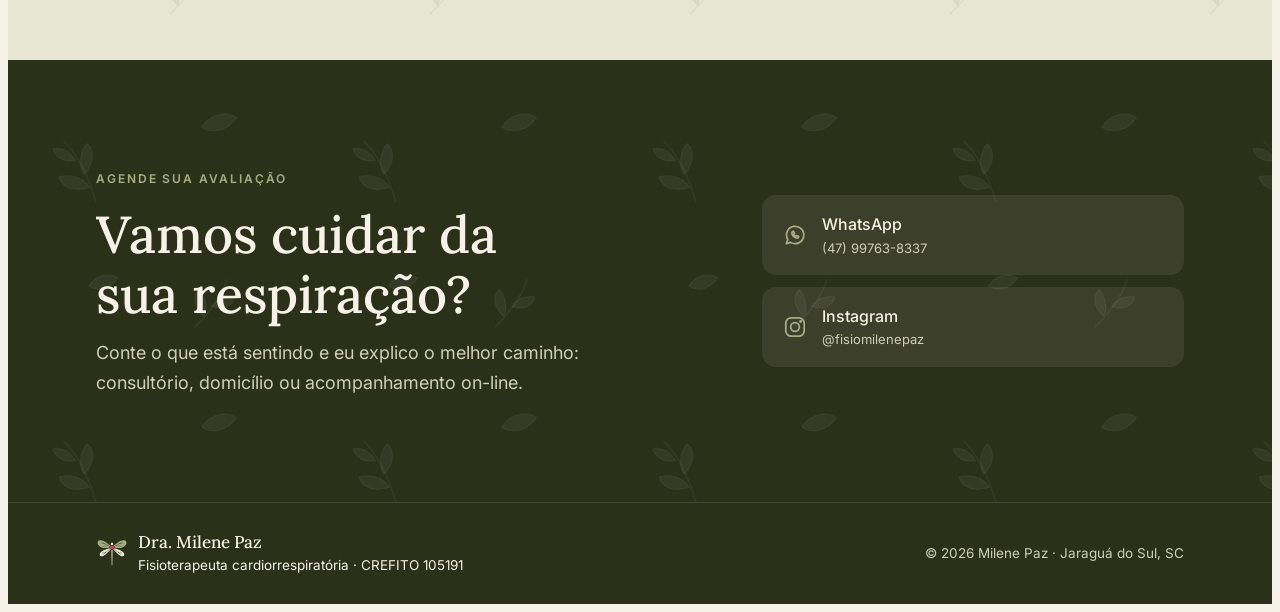
<file: fisiomilenewebsite/index.html>
<!doctype html>
<html lang="pt-BR">
<head>
<meta charset="utf-8">
<meta name="color-scheme" content="light only">
<meta name="viewport" content="width=device-width, initial-scale=1, viewport-fit=cover">
<title>Dra. Milene Paz</title>
<meta name="description" content="Dra. Milene Paz, fisioterapeuta cardiorrespiratória em Jaraguá do Sul. Reabilitação cardiopulmonar e pulmonar com mais de 20 anos de experiência. Atendimento domiciliar, ambulatorial, hospitalar, em consultório e on-line.">
<link rel="icon" href="data:image/svg+xml,%3Csvg xmlns='http://www.w3.org/2000/svg' viewBox='0 0 120 120'%3E%3Cpath d='M56,36 C46,24 24,8 11,13 C2,17 5,32 19,38 C31,43 46,41 56,38.5 Z M64,36 C74,24 96,8 109,13 C118,17 115,32 101,38 C89,43 74,41 64,38.5 Z' fill='%236b7444'/%3E%3Cpath d='M56,42 C46,43 26,47 17,58 C10,67 16,76 27,71 C39,65 50,52 56,45 Z M64,42 C74,43 94,47 103,58 C110,67 104,76 93,71 C81,65 70,52 64,45 Z' fill='%234a5330'/%3E%3Cpath d='M57.9,50 L62.1,50 L61.2,104 Q60,110 58.8,104 Z' fill='%232b3019'/%3E%3Ccircle cx='60' cy='26.5' r='4.6' fill='%232b3019'/%3E%3Cpath d='M60,48 C52.5,42.5 50.5,36.5 53.6,33.4 C56,31 59,32 60,34.6 C61,32 64,31 66.4,33.4 C69.5,36.5 67.5,42.5 60,48 Z' fill='%235e1219'/%3E%3C/svg%3E">
<link rel="preconnect" href="https://fonts.googleapis.com">
<link rel="preconnect" href="https://fonts.gstatic.com" crossorigin>
<link rel="stylesheet" href="https://fonts.googleapis.com/css2?family=Inter:wght@400;500;600&family=Lora:ital,wght@0,400;0,500;0,600;1,400;1,500&display=swap">
<link rel="stylesheet" href="css/style.css">

</head>
<body>
<!-- Símbolo reutilizável: asas = pulmões, nervuras = brônquios, tórax = coração -->
<svg width="0" height="0" style="position:absolute" aria-hidden="true">
  <defs>
    <mask id="mk" maskUnits="userSpaceOnUse" x="0" y="0" width="120" height="120">
      <rect width="120" height="120" fill="#fff"/>
      <g fill="none" stroke="#000" stroke-width="1.3" stroke-linecap="round">
        <path id="veins" d="M56,37.5 C48,34 40,29.5 31,24.5 M31,24.5 L22,18.5 M31,24.5 L20,25 M43,31.5 C38,33.5 32,35 25,35 M56,43.5 C50,47.5 43,53 35,58.5 M35,58.5 L27,65.5 M35,58.5 L24,59.5"/>
        <use href="#veins" transform="translate(120,0) scale(-1,1)"/>
      </g>
      <g stroke="#000" stroke-width="1.1"><line x1="56" x2="64" y1="61" y2="61"/><line x1="56" x2="64" y1="72" y2="72"/><line x1="56" x2="64" y1="83" y2="83"/><line x1="56" x2="64" y1="94" y2="94"/></g>
      <path d="M60,48 C52.5,42.5 50.5,36.5 53.6,33.4 C56,31 59,32 60,34.6 C61,32 64,31 66.4,33.4 C69.5,36.5 67.5,42.5 60,48 Z" fill="none" stroke="#000" stroke-width="2.4"/>
    </mask>
    <symbol id="libelula" viewBox="0 0 120 120">
      <g mask="url(#mk)">
        <path d="M56,36 C46,24 24,8 11,13 C2,17 5,32 19,38 C31,43 46,41 56,38.5 Z" fill="var(--wing-up)"/>
        <path d="M56,42 C46,43 26,47 17,58 C10,67 16,76 27,71 C39,65 50,52 56,45 Z" fill="var(--wing-lo)"/>
        <g transform="translate(120,0) scale(-1,1)">
          <path d="M56,36 C46,24 24,8 11,13 C2,17 5,32 19,38 C31,43 46,41 56,38.5 Z" fill="var(--wing-up)"/>
          <path d="M56,42 C46,43 26,47 17,58 C10,67 16,76 27,71 C39,65 50,52 56,45 Z" fill="var(--wing-lo)"/>
        </g>
        <path d="M57.9,50 L62.1,50 L61.2,104 Q60,110 58.8,104 Z" fill="var(--body)"/>
      </g>
      <circle cx="60" cy="26.5" r="4.6" fill="var(--body)"/>
      <path d="M60,48 C52.5,42.5 50.5,36.5 53.6,33.4 C56,31 59,32 60,34.6 C61,32 64,31 66.4,33.4 C69.5,36.5 67.5,42.5 60,48 Z" fill="var(--heart)"/>
    </symbol>
    <symbol id="i-wa" viewBox="0 0 24 24"><g fill="none" stroke="currentColor" stroke-width="1.6" stroke-linecap="round" stroke-linejoin="round"><path d="M4 20l1.3-3.9A8 8 0 1 1 8 18.8L4 20z"/><path d="M9 9.5c0 3 2.5 5.5 5.5 5.5l1-1.5-2-1-1 .8a4 4 0 0 1-1.8-1.8l.8-1-1-2L9 9.5z"/></g></symbol>
    <symbol id="i-ig" viewBox="0 0 24 24"><g fill="none" stroke="currentColor" stroke-width="1.6" stroke-linecap="round" stroke-linejoin="round"><rect x="3.5" y="3.5" width="17" height="17" rx="5"/><circle cx="12" cy="12" r="4"/><circle cx="17.2" cy="6.8" r=".6" fill="currentColor"/></g></symbol>
    <symbol id="i-pin" viewBox="0 0 24 24"><g fill="none" stroke="currentColor" stroke-width="1.6" stroke-linecap="round" stroke-linejoin="round"><path d="M12 21s-6.5-5.6-6.5-11A6.5 6.5 0 0 1 18.5 10c0 5.4-6.5 11-6.5 11z"/><circle cx="12" cy="10" r="2.4"/></g></symbol>
  </defs>
</svg>

<header class="top" id="top">
  <div class="wrap">
    <a class="brand" href="#inicio" aria-label="Dra. Milene Paz, início">
      <svg aria-hidden="true"><use href="#libelula"/></svg>
      <span><b>Milene Paz</b><small><span>Fisioterapeuta</span> <span>cardiorrespiratória</span></small></span>
    </a>
    <button class="menu-btn" id="menuBtn" aria-expanded="false" aria-controls="nav" aria-label="Abrir menu">
      <svg viewBox="0 0 24 24" fill="none" stroke="currentColor" stroke-width="1.8" stroke-linecap="round"><path id="menuIco" d="M4 7h16M4 12h16M4 17h10"/></svg>
    </button>
    <nav class="nav" id="nav" aria-label="Principal">
      <a href="#sobre">Sobre</a>
      <a href="#atendimento">Atendimento</a>
      <a href="#como-funciona">Como funciona</a>
      <a href="#equipamentos">Equipamentos</a>
      <a href="#localizacao">Localização</a>
      <a class="btn btn-cta js-wa" href="#contato"><svg aria-hidden="true"><use href="#i-wa"/></svg>Agendar avaliação</a>
    </nav>
  </div>
</header>

<main id="inicio">
  <section class="hero">
    <span class="leaf l1" aria-hidden="true"><svg viewBox="0 0 24 24" aria-hidden="true"><path d="M4 20C4 10 10 4 20 4c0 10-6 16-16 16z" fill="currentColor"/><path d="M5 19L15 9" stroke="#f6f2e8" stroke-width="1.2" stroke-linecap="round"/></svg></span><span class="leaf l2" aria-hidden="true"><svg viewBox="0 0 24 24" aria-hidden="true"><path d="M4 20C4 10 10 4 20 4c0 10-6 16-16 16z" fill="currentColor"/><path d="M5 19L15 9" stroke="#f6f2e8" stroke-width="1.2" stroke-linecap="round"/></svg></span><span class="leaf l3" aria-hidden="true"><svg viewBox="0 0 24 24" aria-hidden="true"><path d="M4 20C4 10 10 4 20 4c0 10-6 16-16 16z" fill="currentColor"/><path d="M5 19L15 9" stroke="#f6f2e8" stroke-width="1.2" stroke-linecap="round"/></svg></span>
    <div class="wrap">
      <div class="hero-text">
        <h1 class="rise d2">Mais fôlego para viver com <em>leveza</em>.</h1>
        <p class="lead rise d3">Reabilitação do coração e dos pulmões com quem tem <strong>mais de 20 anos</strong> de experiência, da UTI à sua casa. Cada plano nasce da queixa do paciente e de suas necessidades.</p>
        <div class="actions rise d3">
          <a class="btn btn-cta js-wa" href="#contato"><svg aria-hidden="true"><use href="#i-wa"/></svg>Agendar avaliação</a>
          <a class="btn btn-line" href="#atendimento">Conhecer o atendimento</a>
        </div>
        <div class="creds">
          <span>Domiciliar</span><span>Consultório</span><span>Ambulatorial e hospitalar</span>
        </div>
      </div>
      <div class="breath" id="breath" data-phase="out" aria-label="Pulmões que respiram: acompanhe o ritmo para uma respiração calma">
        <svg viewBox="0 0 200 200" aria-hidden="true">
          <g class="wings-l">
            <path d="M88,64 C72,52 48,62 36,92 C26,118 23,150 31,170 C37,183 54,183 68,176 C82,169 91,160 92,148 L92,76 C92,70 91,66 88,64 Z" fill="var(--wing-up)"/>
            <path class="vein" d="M90,84 C80,94 70,106 62,122 M74,98 C64,98 54,102 46,110 M66,112 C60,126 54,140 48,154 M62,122 C66,134 72,144 78,152 M56,136 C50,138 44,142 39,148" fill="none" stroke-width="3" stroke-linecap="round"/>
          </g>
          <g class="wings-r"><g transform="translate(200,0) scale(-1,1)">
            <path d="M88,64 C72,52 48,62 36,92 C26,118 23,150 31,170 C37,183 54,183 68,176 C76,172 82,168 86,163 C79,152 79,138 88,128 L92,76 C92,70 91,66 88,64 Z" fill="var(--wing-lo)"/>
            <path class="vein" d="M90,84 C80,94 70,106 62,122 M74,98 C64,98 54,102 46,110 M66,112 C60,126 54,140 48,154 M62,122 C66,134 70,142 74,150 M56,136 C50,138 44,142 39,148" fill="none" stroke-width="3" stroke-linecap="round"/>
          </g></g>
          <rect x="95" y="16" width="10" height="60" rx="5" fill="var(--body)"/>
          <g stroke="var(--tint)" stroke-width="1.6"><line x1="94" x2="106" y1="28" y2="28"/><line x1="94" x2="106" y1="38" y2="38"/><line x1="94" x2="106" y1="48" y2="48"/><line x1="94" x2="106" y1="58" y2="58"/></g>
          <path d="M100,72 C96,78 93,80 89,84 M100,72 C104,78 107,80 111,84" fill="none" stroke="var(--body)" stroke-width="8" stroke-linecap="round"/>
          <path d="M106,164 C95,156 92,148 96,143.5 C99,140.5 103,141.5 106,145 C109,141.5 113,140.5 116,143.5 C120,148 117,156 106,164 Z" fill="var(--heart)" stroke="var(--tint)" stroke-width="2"/>
        </svg>
        <div class="breath-cue" aria-live="off"><span id="cueText">Expire devagar</span><i><b id="cueBar"></b></i></div>
      </div>
    </div>
  </section>

  <section class="band" style="padding-block:0 clamp(56px,8vw,88px)">
    <div class="wrap">
      <div class="stats" role="list">
        <div class="stat" role="listitem"><strong>+20 anos</strong><span>de experiência em fisioterapia cardiorrespiratória</span></div>
        <div class="stat" role="listitem"><strong>UTI</strong><span>terapia intensiva adulto e neonatal</span></div>
        <div class="stat" role="listitem"><strong>Emergência</strong><span>experiência em urgência e emergência</span></div>
        <div class="stat" role="listitem"><strong>Cirurgia</strong><span>transoperatório de cirurgia torácica e transabdominal</span></div>
      </div>
    </div>
  </section>

  <section class="band tint" id="sobre">
    <div class="wrap about">
      <div class="portrait">
        <svg aria-hidden="true" style="--wing-up:#a9ad86;--wing-lo:#e7e6d4;--body:#f6f2e8;--heart:#f6f2e8"><use href="#libelula"/></svg>
        <span class="ph">Espaço para a foto da Dra. Milene</span>
      </div>
      <div class="about-text">
        <span class="eyebrow">Sobre mim</span>
        <h2>Experiência de hospital, cuidado de perto.</h2>
        <p>Sou a Dra. Milene Paz, fisioterapeuta cardiorrespiratória. Passei mais de duas décadas ao lado de pacientes nos momentos em que respirar mais exige: na emergência, na UTI e no centro cirúrgico. Hoje levo essa bagagem para um atendimento próximo, sem pressa, em que você entende cada etapa do tratamento.</p>
        <ul class="xp">
          <li><svg viewBox="0 0 24 24" fill="none" stroke="currentColor" stroke-width="1.6" stroke-linecap="round" stroke-linejoin="round"><path d="M3 12h4l2-5 4 10 2-5h6"/></svg><div><b>Reabilitação cardiopulmonar</b><span>Recuperação do coração e dos pulmões com exercícios dosados e monitorados.</span></div></li>
          <li><svg viewBox="0 0 24 24" fill="none" stroke="currentColor" stroke-width="1.6" stroke-linecap="round" stroke-linejoin="round"><path d="M12 3v18M7 7h10M5 21h14"/><path d="M12 13l-5 5M12 13l5 5"/></svg><div><b>Urgência, emergência e terapia intensiva</b><span>Atuação em UTI adulto e neonatal, do recém-nascido ao idoso.</span></div></li>
          <li><svg viewBox="0 0 24 24" fill="none" stroke="currentColor" stroke-width="1.6" stroke-linecap="round" stroke-linejoin="round"><circle cx="12" cy="12" r="8.5"/><path d="M12 7.5V12l3 2"/></svg><div><b>Transoperatório</b><span>Cirurgias torácicas e transabdominais, do preparo à recuperação.</span></div></li>
        </ul>
        <p class="sign">Milene Paz</p>
      </div>
    </div>
  </section>

  <section class="band" id="atendimento">
    <div class="wrap">
      <div class="sec-head">
        <span class="eyebrow">O que ofereço</span>
        <h2>Atendimento especializado para o seu <em class="mark">coração</em> e os seus <em class="mark">pulmões</em>.</h2>
        <p>Dois programas, sempre ajustados à sua condição, ao seu ritmo e ao seu objetivo.</p>
      </div>
      <div class="services">
        <article class="service">
          <div class="ico"><svg viewBox="0 0 32 32" fill="none" stroke="currentColor" stroke-width="1.6" stroke-linecap="round" stroke-linejoin="round"><path d="M16 27C8 21 4 16.5 4 11.5A5.5 5.5 0 0 1 16 8.6 5.5 5.5 0 0 1 28 11.5C28 16.5 24 21 16 27z"/><path d="M7 16h5l2-3 3 6 2-3h6"/></svg></div>
          <h3>Reabilitação cardiopulmonar</h3>
          <p>Para recuperar a capacidade física e a confiança depois de um evento cardíaco, de uma cirurgia ou de uma internação.</p>
          <ul class="ticks">
            <li>Pós-infarto, insuficiência cardíaca e pós-cirurgia cardíaca</li>
            <li>Recuperação depois de internação em UTI</li>
            <li>Treino aeróbico e de força com monitoramento de sinais vitais</li>
          </ul>
        </article>
        <article class="service">
          <div class="ico"><svg viewBox="0 0 32 32" fill="none" stroke="currentColor" stroke-width="1.6" stroke-linecap="round" stroke-linejoin="round"><path d="M16 4v11M16 15l-4 3M16 15l4 3"/><path d="M12 9.5C8 9 4 15 4.5 22c.3 3.5 3.2 5 6 3.6 2.2-1.1 2.7-3.3 2.6-6.3"/><path d="M20 9.5c4-.5 8 5.5 7.5 12.5-.3 3.5-3.2 5-6 3.6-2.2-1.1-2.7-3.3-2.6-6.3"/></svg></div>
          <h3>Reabilitação pulmonar</h3>
          <p>Para respirar com menos esforço, tossir com eficiência e voltar às atividades do dia a dia sem falta de ar.</p>
          <ul class="ticks">
            <li>DPOC, asma, bronquiectasia e fibrose pulmonar</li>
            <li>Sequelas respiratórias pós-COVID e pós-pneumonia</li>
            <li>Preparo e recuperação de cirurgias torácicas e abdominais</li>
          </ul>
        </article>
      </div>
      <div class="places" aria-label="Onde atendo">
        <div class="place"><svg viewBox="0 0 24 24" fill="none" stroke="currentColor" stroke-width="1.6" stroke-linecap="round" stroke-linejoin="round"><path d="M4 11l8-6 8 6v9H4z"/><path d="M10 20v-5h4v5"/></svg>Domiciliar</div>
        <div class="place"><svg viewBox="0 0 24 24" fill="none" stroke="currentColor" stroke-width="1.6" stroke-linecap="round" stroke-linejoin="round"><rect x="4" y="5" width="16" height="15" rx="2"/><path d="M9 3v4M15 3v4M4 10h16"/></svg>Ambulatorial</div>
        <div class="place"><svg viewBox="0 0 24 24" fill="none" stroke="currentColor" stroke-width="1.6" stroke-linecap="round" stroke-linejoin="round"><rect x="5" y="3.5" width="14" height="17" rx="2"/><path d="M12 7.5v5M9.5 10h5M10 20.5v-3h4v3"/></svg>Hospitalar</div>
        <div class="place"><svg viewBox="0 0 24 24" fill="none" stroke="currentColor" stroke-width="1.6" stroke-linecap="round" stroke-linejoin="round"><path d="M3 20h18M5 20V8l7-4 7 4v12"/><path d="M9.5 20v-5h5v5"/></svg>Consultório</div>
      </div>
    </div>
  </section>

  <section class="band tint" id="como-funciona">
    <div class="wrap">
      <div class="sec-head">
        <span class="eyebrow">Como funciona</span>
        <h2>Do primeiro encontro ao plano feito para você.</h2>
        <p>Antes de qualquer exercício, eu entendo como o seu corpo está respirando hoje.</p>
      </div>
      <ol class="steps">
        <li class="step"><h3>Avaliação pneumofuncional</h3><p>Conversa sobre a sua história e exame da mecânica respiratória, da força muscular e da capacidade funcional.</p></li>
        <li class="step"><h3>Testes especiais</h3><p>Medidas como força dos músculos respiratórios, pico de fluxo e testes de esforço, para ter números de partida.</p></li>
        <li class="step"><h3>Exames complementares</h3><p>Análise dos seus exames, como espirometria, imagens e laudos médicos, para completar o quadro.</p></li>
        <li class="step"><h3>Plano de tratamento</h3><p>Um plano construído a partir da sua necessidade e da sua queixa principal, com metas que você acompanha.</p></li>
      </ol>
      <div class="focus-note">
        <svg aria-hidden="true"><use href="#libelula"/></svg>
        <p>O foco é sempre a sua queixa: subir a escada sem parar, voltar a caminhar, dormir sem tosse.</p>
      </div>
    </div>
  </section>

  <section class="band deep" id="online">
    <div class="wrap online">
      <div>
        <div class="sec-head">
          <span class="eyebrow">Suporte on-line</span>
          <h2>Acompanhamento entre uma sessão e outra.</h2>
          <p>O tratamento continua em casa. Você tira dúvidas, envia suas medidas e recebe ajustes do plano sem precisar se deslocar.</p>
        </div>
        <a class="btn btn-light js-wa" href="#contato"><svg aria-hidden="true"><use href="#i-wa"/></svg>Quero acompanhamento</a>
      </div>
      <div class="channels">
        <div class="channel"><span class="ci"><svg aria-hidden="true"><use href="#i-wa"/></svg></span><div><b>WhatsApp</b><span>Envio de medidas, vídeos de exercícios e orientações rápidas.</span></div></div>
        <div class="channel"><span class="ci"><svg viewBox="0 0 24 24" fill="none" stroke="currentColor" stroke-width="1.6" stroke-linecap="round" stroke-linejoin="round"><path d="M4 5h16v11H9l-5 4z"/><path d="M8 9.5h8M8 12.5h5"/></svg></span><div><b>Mensagens</b><span>Registro da sua evolução e respostas para as dúvidas do dia a dia.</span></div></div>
        <div class="channel"><span class="ci"><svg viewBox="0 0 24 24" fill="none" stroke="currentColor" stroke-width="1.6" stroke-linecap="round" stroke-linejoin="round"><rect x="3" y="6" width="13" height="12" rx="2.5"/><path d="M16 10.5l5-3v9l-5-3"/></svg></span><div><b>Videochamadas</b><span>Sessões guiadas e revisão da técnica dos exercícios.</span></div></div>
      </div>
    </div>
  </section>

  <section class="band" id="equipamentos">
    <div class="wrap">
      <div class="sec-head">
        <span class="eyebrow">Recursos que uso</span>
        <h2>Tecnologia para medir e acompanhar a sua evolução.</h2>
        <p>Números ajudam a mostrar o quanto você melhorou e a ajustar cada fase do tratamento.</p>
      </div>
      <div class="gear">
        <article class="device" id="powerbreathe">
          <div class="dev-art">
            <svg viewBox="0 0 340 255" aria-hidden="true">
              <rect x="40" y="70" width="190" height="120" rx="34" fill="var(--deep-2)"/>
              <rect x="66" y="96" width="92" height="56" rx="10" fill="var(--surface)"/>
              <path d="M76 132h14l6-14 8 24 6-14h38" fill="none" stroke="var(--brand)" stroke-width="3" stroke-linecap="round" stroke-linejoin="round"/>
              <circle cx="190" cy="112" r="10" fill="var(--brand-soft)"/><circle cx="190" cy="146" r="10" fill="var(--brand-soft)"/>
              <path d="M230 110h46a14 14 0 0 1 14 14v12a14 14 0 0 1-14 14h-46z" fill="var(--wing-up)"/>
              <rect x="282" y="116" width="26" height="28" rx="12" fill="var(--body)"/>
              <path d="M40 205h200" stroke="var(--hairline)" stroke-width="2" stroke-linecap="round"/>
              <text x="40" y="232" font-family="Inter, sans-serif" font-size="13" font-weight="600" letter-spacing="2" fill="var(--muted)">TREINO INSPIRATÓRIO</text>
            </svg>
          </div>
          <div class="dev-text">
            <span class="eyebrow">Treinamento muscular inspiratório</span>
            <h3>POWERbreathe K5</h3>
            <p>Um aparelho eletrônico que treina os músculos que você usa para puxar o ar, como o diafragma. Ele aplica uma resistência ajustada à sua força e registra cada sessão, então dá para ver a evolução semana a semana.</p>
            <ul class="feat">
              <li><b>Carga sob medida</b><span>A resistência acompanha o seu nível e aumenta conforme você fica mais forte.</span></li>
              <li><b>Medidas objetivas</b><span>Força e fluxo inspiratório registrados para comparar com a avaliação inicial.</span></li>
              <li><b>Menos falta de ar</b><span>Músculos respiratórios mais fortes cansam menos nas tarefas do dia.</span></li>
              <li><b>Para quem é</b><span>DPOC, insuficiência cardíaca, pré e pós-operatório, desmame da ventilação e atletas.</span></li>
            </ul>
          </div>
        </article>

        <article class="device flip" id="peakflow">
          <div class="dev-art" style="aspect-ratio:auto;place-items:stretch">
            <div class="zones" aria-label="Calculadora das zonas do Peak Flow">
              <div class="zones-row">
                <div class="field"><label for="pfBest">Seu melhor valor</label><div class="in"><input id="pfBest" type="number" inputmode="numeric" min="60" max="900" step="10" value="450"><small>L/min</small></div></div>
                <div class="field"><label for="pfToday">Medida de hoje</label><div class="in"><input id="pfToday" type="number" inputmode="numeric" min="0" max="900" step="10" value="380"><small>L/min</small></div></div>
              </div>
              <div>
                <div class="zbar" aria-hidden="true"><i></i><i></i><i></i></div>
                <div class="zmeter" aria-hidden="true"><span id="pfMark" style="left:84%">hoje</span></div>
              </div>
              <div class="zlist">
                <div class="z-g"><b>Verde</b><span id="zG">≥ 360</span></div>
                <div class="z-y"><b>Amarela</b><span id="zY">225–359</span></div>
                <div class="z-r"><b>Vermelha</b><span id="zR">&lt; 225</span></div>
              </div>
              <p class="zresult" id="pfResult" aria-live="polite"><b>Zona verde.</b> A respiração está sob controle.</p>
              <p class="disc">Exemplo de referência (80% e 50% do seu melhor valor). Os limites e o que fazer em cada zona são definidos com você na consulta.</p>
            </div>
          </div>
          <div class="dev-text">
            <span class="eyebrow">Monitoramento em casa</span>
            <h3>Peak Flow</h3>
            <p>Um medidor portátil e simples que mostra a velocidade máxima com que o ar sai dos seus pulmões em um sopro forte. Medido todos os dias, ele avisa cedo quando os brônquios estão se fechando, antes de a crise aparecer.</p>
            <ul class="feat">
              <li><b>Sinal de alerta precoce</b><span>Uma queda no valor indica piora, mesmo quando você ainda se sente bem.</span></li>
              <li><b>Diário de medidas</b><span>Você anota ou envia os valores, e eu acompanho a tendência pelo suporte on-line.</span></li>
              <li><b>Plano por zonas</b><span>Verde, amarela e vermelha, cada uma com uma conduta combinada.</span></li>
              <li><b>Para quem é</b><span>Asma, DPOC e quem precisa acompanhar a função dos brônquios.</span></li>
            </ul>
          </div>
        </article>
      </div>
    </div>
  </section>

  <section class="band tint" id="localizacao">
    <div class="wrap">
      <div class="sec-head">
        <span class="eyebrow">Localização</span>
        <h2>Atendimento na Interclínicas, no centro de Jaraguá do Sul.</h2>
      </div>
      <div class="loc">
        <div class="loc-card">
          <h3>Interclínicas</h3>
          <address>R. Amazonas, 75, Centro<br>Jaraguá do Sul, SC · 89253-030</address>
          <div class="hours"><b>Consultório</b><span>Atendimento com horário agendado</span><b style="margin-top:8px">Domiciliar e on-line</b><span>Combine pelo WhatsApp</span></div>
          <a class="btn btn-light js-maps" href="https://www.google.com/maps/search/?api=1&amp;query=Interclinicas%2C%20R.%20Amazonas%2C%2075%2C%20Jaragu%C3%A1%20do%20Sul%20SC" target="_blank" rel="noopener"><svg aria-hidden="true"><use href="#i-pin"/></svg>Como chegar</a>
        </div>
        <div class="map" id="map">
          <iframe src="https://www.google.com/maps?q=Interclinicas%2C%20R.%20Amazonas%2C%2075%2C%20Jaragu%C3%A1%20do%20Sul%20SC&amp;output=embed" title="Mapa: Interclínicas, R. Amazonas, 75, Jaraguá do Sul" loading="lazy" referrerpolicy="no-referrer-when-downgrade" allowfullscreen></iframe>
        </div>
      </div>
    </div>
  </section>

  <section class="band deep final" id="contato">
    <div class="wrap">
      <div>
        <span class="eyebrow">Agende sua avaliação</span>
        <h2 style="margin-top:14px">Vamos cuidar da sua respiração?</h2>
        <p>Conte o que está sentindo e eu explico o melhor caminho: consultório, domicílio ou acompanhamento on-line.</p>
      </div>
      <div class="contact-list">
        <a class="js-wa" href="#contato" target="_blank" rel="noopener"><svg aria-hidden="true"><use href="#i-wa"/></svg><span>WhatsApp<small id="waText">(47) 99763-8337</small></span></a>
        <a class="js-ig" href="#contato" target="_blank" rel="noopener"><svg aria-hidden="true"><use href="#i-ig"/></svg><span>Instagram<small id="igText">@fisiomilenepaz</small></span></a>
      </div>
    </div>
  </section>
</main>

<footer>
  <div class="wrap">
    <div class="fb"><svg aria-hidden="true" style="--wing-up:#a9ad86;--wing-lo:#e7e6d4;--body:#f6f2e8;--heart:#c4464e"><use href="#libelula"/></svg><span><b>Dra. Milene Paz</b><br>Fisioterapeuta cardiorrespiratória · CREFITO 105191</span></div>
    <span>© <span id="year">2026</span> Milene Paz · Jaraguá do Sul, SC</span>
  </div>
</footer>

<a class="fab js-wa" id="fab" href="#contato" target="_blank" rel="noopener" aria-label="Falar no WhatsApp"><svg aria-hidden="true"><use href="#i-wa"/></svg></a>

<script src="js/script.js"></script>

</body>
</html>
</file>
<file: css/style.css>
/* Layout: "respiração em ritmo" — faixas calmas que alternam creme, oliva claro e oliva profundo;
   blocos com cantos de asa (28px), uma libélula que respira no topo e o ritmo inspira/expira como fio condutor. */
:root{
  --bg:#f6f2e8; --surface:#fdfbf6; --tint:#e7e6d4; --deep:#2b3019; --deep-2:#4a5330;
  --ink:#2b3019; --muted:#5d5f48; --brand:#6b7444; --brand-soft:#a9ad86;
  --accent:#5e1219; --accent-hover:#86262d; --on-dark:#f6f2e8; --on-dark-muted:#cfcfb6;
  --hairline:#d9d6c2; --border:#8f8a6f; --cta-bg:#5e1219; --cta-fg:#f6f2e8;
  --wing-up:#6b7444; --wing-lo:#4a5330; --body:#2b3019; --heart:#5e1219;
  --zone-g:#4a5330; --zone-y:#9a6b12; --zone-r:#86262d;
  --serif:"Lora", Georgia, "Times New Roman", serif;
  --sans:"Inter", system-ui, -apple-system, "Segoe UI", sans-serif;
  --r-sm:6px; --r-md:14px; --r-lg:28px; --pill:999px;
  --shadow:0 6px 24px rgba(43,48,25,.08);
  --wrap:1120px;
  color-scheme:light only;
}

*{box-sizing:border-box}
html{scroll-behavior:smooth;scroll-padding-top:84px}
body{background:var(--bg);color:var(--ink);font:400 16px/1.65 var(--sans);-webkit-font-smoothing:antialiased;-webkit-text-size-adjust:100%;text-size-adjust:100%;-webkit-tap-highlight-color:transparent}
body.menu-open{overflow:hidden}
body::before{content:"";position:fixed;inset:0 0 auto;height:env(safe-area-inset-top,0px);z-index:60;background:var(--bg)}
h1,h2,h3{font-family:var(--serif);font-weight:500;line-height:1.15;text-wrap:balance;margin:0;color:var(--ink)}
p{margin:0}
a{color:inherit}
:focus-visible{outline:2px solid var(--accent-hover);outline-offset:3px;border-radius:4px}
.wrap{max-width:var(--wrap);margin:0 auto;padding-left:max(16px,env(safe-area-inset-left,0px));padding-right:max(16px,env(safe-area-inset-right,0px))}
.band{padding-block:clamp(56px,9vw,104px)}
.band.tint{background-color:var(--tint);background-image:url("data:image/svg+xml,%3Csvg xmlns='http://www.w3.org/2000/svg' width='260' height='260' viewBox='0 0 260 260'%3E%3Cg fill='%236b7444' fill-opacity='.09' stroke='%236b7444' stroke-opacity='.09'%3E%3Cg transform='translate(48 70) rotate(-28)'%3E%3Cpath d='M0 60 C6 30 4 12 0 0' fill='none' stroke-width='1.4'/%3E%3Cpath d='M1 46 C-14 44 -20 34 -18 26 C-8 28 0 36 1 46Z'/%3E%3Cpath d='M2 34 C15 30 20 20 17 12 C8 15 2 24 2 34Z'/%3E%3Cpath d='M1 20 C-10 16 -13 8 -11 2 C-4 4 1 11 1 20Z'/%3E%3C/g%3E%3Cg transform='translate(190 190) rotate(34)'%3E%3Cpath d='M0 50 C5 26 3 10 0 0' fill='none' stroke-width='1.4'/%3E%3Cpath d='M1 38 C-12 36 -17 28 -15 21 C-7 23 0 30 1 38Z'/%3E%3Cpath d='M2 27 C13 24 17 16 14 9 C7 12 2 19 2 27Z'/%3E%3C/g%3E%3Cpath d='M168 58 C176 46 190 44 198 50 C190 62 176 64 168 58Z'/%3E%3Cpath d='M70 196 C76 186 88 184 95 189 C88 199 77 201 70 196Z'/%3E%3C/g%3E%3C/svg%3E");background-size:260px 260px}
.band.deep{background-color:var(--deep);background-image:url("data:image/svg+xml,%3Csvg xmlns='http://www.w3.org/2000/svg' width='260' height='260' viewBox='0 0 260 260'%3E%3Cg fill='%23f6f2e8' fill-opacity='.05' stroke='%23f6f2e8' stroke-opacity='.05'%3E%3Cg transform='translate(48 70) rotate(-28)'%3E%3Cpath d='M0 60 C6 30 4 12 0 0' fill='none' stroke-width='1.4'/%3E%3Cpath d='M1 46 C-14 44 -20 34 -18 26 C-8 28 0 36 1 46Z'/%3E%3Cpath d='M2 34 C15 30 20 20 17 12 C8 15 2 24 2 34Z'/%3E%3Cpath d='M1 20 C-10 16 -13 8 -11 2 C-4 4 1 11 1 20Z'/%3E%3C/g%3E%3Cg transform='translate(190 190) rotate(34)'%3E%3Cpath d='M0 50 C5 26 3 10 0 0' fill='none' stroke-width='1.4'/%3E%3Cpath d='M1 38 C-12 36 -17 28 -15 21 C-7 23 0 30 1 38Z'/%3E%3Cpath d='M2 27 C13 24 17 16 14 9 C7 12 2 19 2 27Z'/%3E%3C/g%3E%3Cpath d='M168 58 C176 46 190 44 198 50 C190 62 176 64 168 58Z'/%3E%3Cpath d='M70 196 C76 186 88 184 95 189 C88 199 77 201 70 196Z'/%3E%3C/g%3E%3C/svg%3E");background-size:300px 300px;color:var(--on-dark)}
.band.deep h2,.band.deep h3{color:var(--on-dark)}
.eyebrow{font:600 12px/16px var(--sans);letter-spacing:.16em;text-transform:uppercase;color:var(--accent)}
.deep .eyebrow{color:var(--brand-soft)}
.sec-head{display:grid;gap:14px;max-width:640px;margin-bottom:clamp(32px,5vw,48px)}
.sec-head h2{font-size:clamp(30px,4.2vw,42px)}
.sec-head p{color:var(--muted);font-size:18px;line-height:1.6}
.deep .sec-head p{color:var(--on-dark-muted)}
em.mark{font-style:italic;color:var(--accent)}

/* Botões */
.btn{display:inline-flex;align-items:center;justify-content:center;gap:10px;min-height:50px;padding:12px 26px;border-radius:var(--pill);border:2px solid transparent;font:600 16px/20px var(--sans);text-decoration:none;cursor:pointer;transition:background .2s,border-color .2s,transform .2s}
.btn:hover{transform:translateY(-1px)}
.btn svg{width:20px;height:20px;flex:none}
.btn-cta{background:var(--cta-bg);color:var(--cta-fg)}
.btn-cta:hover{background:var(--accent-hover);color:var(--bg)}
.btn-line{border-color:var(--deep-2);color:var(--ink)}
.btn-line:hover{background:var(--tint)}
.btn-light{background:var(--on-dark);color:#2b3019}
.btn-light:hover{background:#e7e6d4}

/* Cabeçalho */
.top{position:sticky;top:env(safe-area-inset-top,0px);z-index:50;background:color-mix(in srgb,var(--bg) 92%,transparent);backdrop-filter:blur(10px);-webkit-backdrop-filter:blur(10px);border-bottom:1px solid transparent;transition:border-color .2s}
.top.scrolled{border-bottom-color:var(--hairline)}
.top .wrap{display:flex;align-items:center;justify-content:space-between;gap:16px;min-height:68px}
.brand{display:flex;align-items:center;gap:10px;text-decoration:none;min-width:0}
.brand svg{width:44px;height:44px;flex:none}
.brand b{display:block;font:500 20px/1.1 var(--serif);color:var(--ink)}
.brand>span{min-width:0}
.brand b{margin-bottom:3px}
.brand small{display:block;font:600 10.5px/1.3 var(--sans);letter-spacing:.13em;text-transform:uppercase;color:var(--accent)}
.brand small span{display:block;white-space:nowrap}
.nav{display:flex;align-items:center;gap:26px}
.nav a{text-decoration:none;font-weight:500;font-size:15px;color:var(--muted);white-space:nowrap}
.nav a:hover{color:var(--ink)}
.nav .btn{min-height:44px;padding:10px 20px;font-size:15px;color:var(--cta-fg)}
.menu-btn{display:none;width:46px;height:46px;border-radius:var(--pill);border:1px solid var(--hairline);background:var(--surface);color:var(--ink);cursor:pointer;align-items:center;justify-content:center}
.menu-btn svg{width:22px;height:22px}
@media (max-width:880px){
  .menu-btn{display:inline-flex}
  .nav{position:absolute;left:0;right:0;top:100%;flex-direction:column;align-items:stretch;gap:0;background:var(--bg);border-bottom:1px solid var(--hairline);padding:8px max(16px,env(safe-area-inset-right,0px)) 20px max(16px,env(safe-area-inset-left,0px))}
  .nav a{padding:14px 4px;font-size:17px;border-bottom:1px solid var(--hairline)}
  .nav .btn{margin-top:16px;border-bottom:0;min-height:50px}
  .top:not(.open) .nav{display:none}
}

/* Hero */
.hero{position:relative;overflow:hidden;padding-block:clamp(32px,6vw,72px) clamp(56px,8vw,96px)}
.hero .wrap{position:relative;z-index:1}
/* Ar puro: folhas soltas */
.leaf{position:absolute;z-index:0;width:28px;height:28px;pointer-events:none;color:var(--brand);opacity:.5;animation:drift 12s ease-in-out infinite}
.leaf svg{width:100%;height:100%;display:block}
.leaf.l1{left:6%;top:14%}
.leaf.l2{left:46%;top:78%;width:16px;height:16px;animation-duration:15s;animation-delay:-5s;color:var(--deep-2)}
.leaf.l3{right:4%;top:6%;width:18px;height:18px;animation-duration:17s;animation-delay:-9s}
@keyframes drift{0%,100%{transform:translate(0,0) rotate(-8deg)}50%{transform:translate(18px,-12px) rotate(14deg)}}
.hero .wrap{display:grid;grid-template-columns:1.1fr .9fr;gap:clamp(32px,5vw,64px);align-items:center}
.hero-text{display:grid;gap:22px;min-width:0}
.hero h1{font-size:clamp(40px,6vw,64px);line-height:1.05;letter-spacing:-.01em}
.hero h1 em{font-style:italic;color:var(--brand)}
.hero .lead{font-size:clamp(17px,2vw,19px);line-height:1.6;color:var(--muted);max-width:34em}
.hero .lead strong{color:var(--ink);font-weight:600}
.actions{display:flex;flex-wrap:wrap;gap:12px}
.creds{display:flex;flex-wrap:wrap;gap:8px 18px;color:var(--muted);font-size:14px}
.creds span{display:inline-flex;align-items:center;gap:8px}
.creds span::before{content:"";width:6px;height:6px;border-radius:50%;background:var(--brand)}
.breath{position:relative;border-radius:var(--r-lg);background:var(--tint);aspect-ratio:1/1;max-width:100%;display:grid;place-items:center;overflow:hidden}
.breath::after{content:"";position:absolute;inset:0;background-image:radial-gradient(var(--brand-soft) 1.2px,transparent 1.6px);background-size:28px 28px;opacity:.45;pointer-events:none}
.breath svg{width:72%;height:auto;position:relative;z-index:1;margin-bottom:40px;overflow:visible}
.wings-l,.wings-r{transform-box:view-box;transition:transform 4s cubic-bezier(.45,0,.35,1)}
.wings-l{transform-origin:92px 78px}.wings-r{transform-origin:108px 78px}
.breath .wings-l,.breath .wings-r{transform:scale(.9,.92)}
.breath[data-phase="in"] .wings-l,.breath[data-phase="hold"] .wings-l{transform:scale(1.26,1.16)}
.breath[data-phase="in"] .wings-r,.breath[data-phase="hold"] .wings-r{transform:scale(1.26,1.16)}
.breath[data-phase="out"] .wings-l,.breath[data-phase="out"] .wings-r{transition-duration:5s}
.breath .vein{stroke:var(--tint)}
.breath-cue{position:absolute;z-index:2;left:50%;bottom:22px;transform:translateX(-50%);display:flex;align-items:center;gap:10px;padding:8px 16px;border-radius:var(--pill);background:var(--surface);box-shadow:var(--shadow);font:500 14px/1 var(--sans);color:var(--ink);white-space:nowrap}
.breath-cue i{display:block;width:44px;height:4px;border-radius:2px;background:var(--hairline);overflow:hidden}
.breath-cue i b{display:block;height:100%;width:0;background:var(--brand);transition:width linear}
.breath-tag{position:absolute;z-index:2;top:20px;left:20px;font:600 11px/1 var(--sans);letter-spacing:.16em;text-transform:uppercase;color:var(--muted)}
@media (max-width:820px){
  .hero .wrap{grid-template-columns:1fr}
  .breath{aspect-ratio:4/3}
  .breath svg{width:62%}
}

/* Faixa de experiência */
.stats{display:grid;grid-template-columns:repeat(4,1fr);gap:1px;background:var(--hairline);border:1px solid var(--hairline);border-radius:var(--r-lg);overflow:hidden}
.stat{background:var(--surface);padding:24px;display:grid;gap:6px;align-content:start;min-width:0}
.stat strong{font:500 34px/1 var(--serif);color:var(--accent)}
.stat span{font-size:14px;line-height:1.45;color:var(--muted)}
@media (max-width:820px){.stats{grid-template-columns:repeat(2,1fr)}.stat{padding:18px}.stat strong{font-size:clamp(22px,6.4vw,30px);white-space:nowrap}}

/* Sobre */
.about{display:grid;grid-template-columns:.85fr 1.15fr;gap:clamp(32px,5vw,72px);align-items:center}
.portrait{border-radius:var(--r-lg) var(--r-lg) var(--r-lg) 120px;background:var(--deep-2);aspect-ratio:4/5;max-width:100%;display:grid;place-items:center;position:relative;overflow:hidden}
.portrait svg{width:46%;opacity:.9}
.portrait .ph{position:absolute;left:20px;right:20px;bottom:18px;font-size:13px;line-height:1.4;color:var(--on-dark-muted);text-align:center}
.about-text{display:grid;gap:20px;min-width:0}
.about-text h2{font-size:clamp(30px,4.2vw,42px)}
.about-text>p{color:var(--muted);font-size:17px;max-width:36em}
.xp{list-style:none;margin:6px 0 0;padding:0;display:grid;gap:0;border-top:1px solid var(--hairline)}
.xp li{display:grid;grid-template-columns:28px 1fr;gap:12px;padding:14px 0;border-bottom:1px solid var(--hairline);align-items:start}
.xp svg{width:22px;height:22px;color:var(--brand);margin-top:2px}
.xp b{display:block;font-weight:600}
.xp span{color:var(--muted);font-size:15px}
.sign{font:italic 400 22px/1.4 var(--serif);color:var(--accent)}
@media (max-width:820px){.about{grid-template-columns:1fr}.portrait{aspect-ratio:5/4;border-radius:var(--r-lg) var(--r-lg) var(--r-lg) 90px}.portrait svg{width:32%}}

/* Serviços */
.services{display:grid;grid-template-columns:1fr 1fr;gap:20px}
.service{background:var(--surface);border-radius:var(--r-lg);padding:clamp(24px,3.5vw,40px);display:grid;gap:16px;align-content:start;min-width:0;border:1px solid var(--hairline)}
.service .ico{width:56px;height:56px;border-radius:var(--pill);display:grid;place-items:center;background:var(--tint);color:var(--deep-2)}
.service .ico svg{width:30px;height:30px}
.service h3{font-size:26px}
.service p{color:var(--muted)}
.ticks{list-style:none;margin:0;padding:0;display:grid;gap:8px}
.ticks li{display:grid;grid-template-columns:20px 1fr;gap:10px;font-size:15px}
.ticks li::before{content:"";width:10px;height:10px;margin-top:8px;border-radius:50% 50% 50% 0;background:var(--brand);transform:rotate(-45deg)}
.places{margin-top:20px;display:grid;grid-template-columns:repeat(4,1fr);gap:12px}
.place{display:flex;align-items:center;gap:12px;padding:16px 18px;border-radius:var(--r-md);background:var(--tint);font-weight:500;min-width:0}
.place svg{width:24px;height:24px;flex:none;color:var(--accent)}
@media (max-width:820px){.services{grid-template-columns:1fr}.places{grid-template-columns:1fr 1fr}}

/* Como funciona */
/* Linha do tempo "Como funciona": a libélula voa pela linha conforme a rolagem
   e cada etapa acende com um pulso de respiração quando ela chega */
.timeline{--p:0;--node:56px;position:relative}
.tl-rail{position:absolute;top:calc(var(--node) / 2);bottom:calc(var(--node) / 2);left:calc(var(--node) / 2 - 1px);width:2px;background:var(--hairline);border-radius:2px}
.tl-fill{position:absolute;left:0;top:0;width:100%;height:calc(var(--p) * 100%);background:linear-gradient(var(--brand),var(--accent));border-radius:2px}
.tl-fly{position:absolute;left:50%;top:calc(var(--p) * 100%);width:44px;height:44px;transform:translate(-50%,-50%) rotate(180deg);z-index:3;pointer-events:none;opacity:0;transition:opacity .3s}
.tl-fly svg{width:100%;height:100%;display:block;animation:flutter .14s ease-in-out infinite alternate;transform-origin:50% 35%}
.timeline.flying .tl-fly{opacity:1}
@keyframes flutter{from{transform:scaleX(1)}to{transform:scaleX(.82)}}
.tl-list{list-style:none;margin:0;padding:0;display:grid;gap:32px;position:relative}
.tl-item{display:grid;grid-template-columns:var(--node) 1fr;gap:20px;align-items:start}
.tl-node{position:relative;z-index:2;width:var(--node);height:var(--node);border-radius:50%;display:grid;place-items:center;background:var(--surface);border:2px solid var(--hairline);color:var(--muted);transition:background .5s,border-color .5s,color .5s,transform .5s cubic-bezier(.3,1.6,.5,1)}
.tl-node svg{width:26px;height:26px}
.tl-node::after{content:"";position:absolute;inset:-2px;border-radius:50%;border:2px solid var(--accent);opacity:0;pointer-events:none}
.tl-card{min-width:0;background:var(--surface);border:1px solid var(--hairline);border-radius:var(--r-md);padding:20px 22px;display:grid;gap:8px;transition:opacity .6s,transform .7s cubic-bezier(.2,.7,.2,1),box-shadow .6s,border-color .6s}
.tl-step{font:600 12px/16px var(--sans);letter-spacing:.16em;text-transform:uppercase;color:var(--accent)}
.tl-card h3{font-size:22px}
.tl-card p{color:var(--muted);font-size:15px;line-height:1.6}
/* estado "a caminho" (só com o script ativo; sem ele tudo fica aceso e legível) */
.timeline.js .tl-item:not(.on) .tl-card{opacity:.55;transform:translateY(10px)}
.tl-item.on .tl-node{background:var(--accent);border-color:var(--accent);color:var(--cta-fg);transform:scale(1.06)}
.tl-item.on .tl-node::after{animation:breathe-ring 1.6s ease-out 1}
.tl-item.on .tl-card{box-shadow:var(--shadow);border-color:color-mix(in srgb,var(--accent) 22%,var(--hairline))}
@keyframes breathe-ring{0%{opacity:.7;transform:scale(1)}100%{opacity:0;transform:scale(1.9)}}
@media (min-width:900px){
  .tl-rail{left:calc(50% - 1px)}
  .tl-list{gap:8px}
  .tl-item{grid-template-columns:1fr var(--node) 1fr;gap:32px;align-items:center}
  .tl-item .tl-node{grid-column:2;grid-row:1}
  .tl-item:nth-child(odd) .tl-card{grid-column:1;grid-row:1;text-align:right}
  .tl-item:nth-child(even) .tl-card{grid-column:3;grid-row:1}
  .timeline.js .tl-item:nth-child(odd):not(.on) .tl-card{transform:translateX(-18px)}
  .timeline.js .tl-item:nth-child(even):not(.on) .tl-card{transform:translateX(18px)}
}
@media (max-width:600px){
  .timeline{--node:48px}
  .tl-node svg{width:22px;height:22px}
  .tl-item{gap:16px}
  .tl-card{padding:16px 18px}
  .tl-card h3{font-size:20px}
  .tl-fly{width:38px;height:38px}
}
.focus-note{margin-top:40px;padding:22px 26px;border-radius:var(--r-lg);background:var(--surface);border:1px solid var(--hairline);display:flex;gap:16px;align-items:center}
.focus-note svg{width:40px;height:40px;flex:none}
.focus-note p{font:italic 400 19px/1.5 var(--serif)}

/* On-line */
.online{display:grid;grid-template-columns:1fr 1fr;gap:clamp(32px,5vw,64px);align-items:center}
.online .sec-head{margin-bottom:24px}
.channels{display:grid;gap:12px}
.channel{display:grid;grid-template-columns:52px 1fr;gap:16px;align-items:center;padding:18px 20px;border-radius:var(--r-md);background:rgba(246,242,232,.06);border:1px solid rgba(246,242,232,.14)}
.channel .ci{width:52px;height:52px;border-radius:var(--pill);background:var(--deep-2);display:grid;place-items:center;color:var(--on-dark)}
.channel .ci svg{width:24px;height:24px}
.channel b{display:block;font-weight:600;color:var(--on-dark)}
.channel span{font-size:15px;color:var(--on-dark-muted)}
@media (max-width:820px){.online{grid-template-columns:1fr}}

/* Equipamentos */
.gear{display:grid;gap:24px}
.device{display:grid;grid-template-columns:.9fr 1.1fr;gap:clamp(24px,4vw,56px);align-items:center;padding:clamp(24px,4vw,48px);border-radius:var(--r-lg);background:var(--surface);border:1px solid var(--hairline)}
.device.flip{grid-template-columns:1.1fr .9fr}
.device.flip .dev-art{order:2}
.dev-art{border-radius:var(--r-md);background:var(--tint);aspect-ratio:4/3;max-width:100%;display:grid;place-items:center;padding:20px}
.dev-art svg{width:100%;max-width:340px;height:auto}
.dev-text{display:grid;gap:16px;min-width:0}
.dev-text h3{font-size:clamp(26px,3.4vw,34px)}
.dev-text>p{color:var(--muted)}
.feat{display:grid;grid-template-columns:1fr 1fr;gap:12px;margin:0;padding:0;list-style:none}
.feat li{padding:14px 16px;border-radius:var(--r-md);background:var(--tint);font-size:15px;line-height:1.45}
.feat li b{display:block;font-weight:600;margin-bottom:2px}
.feat li span{color:var(--muted)}
@media (max-width:820px){.device,.device.flip{grid-template-columns:1fr}.device.flip .dev-art{order:0}.feat{grid-template-columns:1fr}}

/* Zonas do Peak Flow */
.zones{display:grid;gap:14px;padding:20px;border-radius:var(--r-md);background:var(--bg);border:1px solid var(--hairline)}
.zones-row{display:grid;grid-template-columns:1fr 1fr;gap:12px}
.field{display:grid;gap:6px;min-width:0}
.field label{font-size:13px;font-weight:600;color:var(--muted)}
.field .in{display:flex;align-items:center;border:1px solid var(--border);border-radius:var(--r-sm);background:var(--surface);padding:0 12px}
.field input{width:100%;min-width:0;border:0;background:transparent;color:var(--ink);font:500 18px/1 var(--sans);padding:12px 0;font-variant-numeric:tabular-nums}
.field input:focus{outline:none}
.field .in:focus-within{outline:2px solid var(--accent-hover);outline-offset:1px}
.field .in small{color:var(--muted);font-size:13px;white-space:nowrap}
.zbar{position:relative;display:grid;grid-template-columns:50fr 30fr 20fr;height:14px;border-radius:var(--pill);overflow:hidden}
.zbar i:nth-child(1){background:var(--zone-r)}.zbar i:nth-child(2){background:var(--zone-y)}.zbar i:nth-child(3){background:var(--zone-g)}
.zmeter{position:relative;height:22px}
.zmeter span{position:absolute;top:0;transform:translateX(-50%);font:600 12px/1 var(--sans);color:var(--ink);white-space:nowrap;transition:left .4s}
.zmeter span::before{content:"";display:block;width:2px;height:10px;margin:0 auto 4px;background:var(--ink)}
.zlist{display:grid;grid-template-columns:repeat(3,1fr);gap:8px;font-size:13px;line-height:1.4;font-variant-numeric:tabular-nums}
.zlist div{padding:10px 12px;border-radius:var(--r-sm);background:var(--surface);border-top:3px solid}
.zlist b{display:block;font-size:14px}
.z-g{border-color:var(--zone-g)!important}.z-y{border-color:var(--zone-y)!important}.z-r{border-color:var(--zone-r)!important}
.zresult{font-size:15px;padding:12px 14px;border-radius:var(--r-sm);background:var(--tint)}
.zresult b{font-weight:600}
.disc{font-size:12.5px;color:var(--muted)}
@media (max-width:520px){.zones-row,.zlist{grid-template-columns:1fr}}

/* Localização */
.loc{display:grid;grid-template-columns:.9fr 1.1fr;gap:20px;align-items:stretch}
.loc-card{background:var(--deep);color:var(--on-dark);border-radius:var(--r-lg);padding:clamp(24px,4vw,44px);display:grid;gap:18px;align-content:start;min-width:0}
.loc-card h3{color:var(--on-dark);font-size:28px}
.loc-card address{font-style:normal;color:var(--on-dark-muted);font-size:17px;line-height:1.6}
.loc-card .hours{display:grid;gap:4px;font-size:15px;color:var(--on-dark-muted);padding-top:16px;border-top:1px solid rgba(246,242,232,.16)}
.loc-card .hours b{color:var(--on-dark);font-weight:600}
.map{border-radius:var(--r-lg);overflow:hidden;min-height:360px;background:var(--tint);position:relative;border:1px solid var(--hairline)}
.map iframe{position:absolute;inset:0;width:100%;height:100%;border:0}
.map-static{position:absolute;inset:0;display:grid;place-items:center;text-decoration:none}
.map-static svg{position:absolute;inset:0;width:100%;height:100%}
.map-static .pin{position:relative;display:grid;justify-items:center;gap:10px}
.map-static .pin span{padding:10px 18px;border-radius:var(--pill);background:var(--surface);box-shadow:var(--shadow);font-weight:600;font-size:15px}
.map-static .pin svg{position:static;width:54px;height:54px}
.map-road{stroke:var(--surface)}.map-road2{stroke:var(--hairline)}.map-river{stroke:var(--brand-soft)}
@media (max-width:820px){.loc{grid-template-columns:1fr}.map{min-height:300px}}

/* Contato final e rodapé */
.final{text-align:left}
.final .wrap{display:grid;grid-template-columns:1.2fr .8fr;gap:32px;align-items:center}
.final h2{font-size:clamp(32px,5vw,52px)}
.final p{color:var(--on-dark-muted);font-size:18px;margin-top:14px;max-width:32em}
.contact-list{display:grid;gap:12px}
.contact-list a{display:flex;align-items:center;gap:14px;padding:16px 20px;border-radius:var(--r-md);background:rgba(246,242,232,.08);text-decoration:none;color:var(--on-dark);font-weight:500;min-width:0}
.contact-list a:hover{background:rgba(246,242,232,.14)}
.contact-list svg{width:26px;height:26px;flex:none;color:var(--brand-soft)}
.contact-list small{display:block;font-size:13px;color:var(--on-dark-muted);font-weight:400}
@media (max-width:820px){.final .wrap{grid-template-columns:1fr}}
footer{background:var(--deep);color:var(--on-dark-muted);font-size:13.5px;padding-block:28px calc(28px + env(safe-area-inset-bottom,0px));border-top:1px solid rgba(246,242,232,.12)}
footer .wrap{display:flex;flex-wrap:wrap;gap:12px 24px;justify-content:space-between;align-items:center}
footer .fb{display:flex;align-items:center;gap:10px;color:var(--on-dark)}
footer .fb svg{width:32px;height:32px}
footer .fb b{font:500 17px var(--serif)}

/* Botão flutuante de WhatsApp */
.fab{position:fixed;right:calc(16px + env(safe-area-inset-right,0px));bottom:calc(16px + env(safe-area-inset-bottom,0px));z-index:40;width:60px;height:60px;border-radius:var(--pill);background:var(--cta-bg);color:var(--cta-fg);display:grid;place-items:center;box-shadow:0 8px 24px rgba(59,13,18,.35);transition:transform .25s,opacity .25s}
.fab svg{width:28px;height:28px}
.fab.hide{opacity:0;transform:scale(.8);pointer-events:none}

/* Entrada suave: o conteúdo já está visível; só ganha um leve deslocamento */
.rise{animation:rise .8s cubic-bezier(.2,.7,.2,1) both}
.rise.d2{animation-delay:.12s}.rise.d3{animation-delay:.24s}
@keyframes rise{from{transform:translateY(14px)}to{transform:none}}

/* ===== Celular e tablet em pé (principal acesso) =====
   Escala tipográfica 1.2 (13 · 16 · 17 · 20 · 24 · 29 · 35 px) e espaçamentos em múltiplos de 8. */
@media (max-width:880px){
  .top.open .nav{box-shadow:0 18px 30px rgba(43,48,25,.12)}
  .top.open::after{content:"";position:fixed;left:0;right:0;top:100%;height:100vh;background:rgba(43,48,25,.28);z-index:-1}
  .nav .btn svg{width:20px;height:20px}
}
@media (max-width:820px){
  .hero .wrap{grid-template-columns:1fr}
  .breath{aspect-ratio:16/10;border-radius:var(--r-md)}
  .breath svg{width:44%;max-width:240px;margin-bottom:32px}
  .breath-cue{bottom:14px}
  .leaf.l1,.leaf.l2{display:none}
  .leaf.l3{top:24px;right:max(16px,env(safe-area-inset-right,0px));width:20px;height:20px}
  .hero{padding-block:32px 40px}
  .hero-text{gap:0;max-width:36em}
  .hero .eyebrow{margin-bottom:16px}
  .hero .eyebrow .long{display:none}
  .hero h1{font-size:clamp(35px,9.4vw,48px);line-height:1.08}
  .hero .lead{font-size:17px;line-height:1.55;margin-top:16px}
  .actions{margin-top:24px;gap:12px}
  .creds{margin-top:16px;gap:8px 16px;font-size:14px}
  .stats{border-radius:var(--r-md)}
}
@media (max-width:600px){
  .band{padding-block:48px}
  .sec-head{gap:12px;margin-bottom:24px}
  .sec-head h2{font-size:29px;line-height:1.15}
  .sec-head p{font-size:16px;line-height:1.55}
  .top .wrap{min-height:64px}
  .brand{gap:8px}
  .brand svg{width:40px;height:40px}
  .brand b{font-size:19px;line-height:1.05;margin-bottom:3px}
  .brand small{letter-spacing:.12em}
  .menu-btn{width:44px;height:44px}
  /* Primeira tela do celular: só o título cresce (fator --k, calculado no script)
     até a abertura preencher a altura visível e terminar nos locais de atendimento.
     Texto, botões e locais usam os mesmos tamanhos do resto do site. */
  .hero{padding-block:20px 24px}
  .hero-text{--k:1;display:flex;flex-direction:column}
  .hero h1{font-size:calc(42px * var(--k));line-height:1;letter-spacing:-.02em;overflow-wrap:normal;hyphens:none}
  .hero .lead{font-size:16px;line-height:1.55;margin-top:auto;padding-top:20px}
  .actions{flex-direction:column;margin-top:0;padding-top:24px;gap:12px}
  .actions .btn{width:100%;min-height:52px;font-size:16px}
  .creds{margin-top:16px;font-size:14px;gap:6px 16px}
  .stat{padding:16px}
  .stat strong{font-size:24px}
  .stat span{font-size:13px}
  .portrait{aspect-ratio:4/3;border-radius:var(--r-md) var(--r-md) var(--r-md) 64px}
  .about-text{gap:16px}
  .about-text h2{font-size:29px}
  .about-text>p{font-size:16px}
  .sign{font-size:20px}
  .service{padding:24px;gap:12px;border-radius:var(--r-md)}
  .service .ico{width:48px;height:48px}
  .service .ico svg{width:26px;height:26px}
  .service h3{font-size:24px}
  .service p{font-size:16px}
  .places{gap:8px;margin-top:16px}
  .place{padding:14px 12px;gap:10px;font-size:15px}
  .place svg{width:20px;height:20px}
  .focus-note{padding:16px 20px;margin-top:32px;border-radius:var(--r-md)}
  .focus-note svg{width:32px;height:32px}
  .focus-note p{font-size:17px}
  .channel{padding:16px;grid-template-columns:40px 1fr;gap:16px}
  .channel .ci{width:40px;height:40px}
  .channel .ci svg{width:20px;height:20px}
  .device{padding:24px 20px;gap:24px;border-radius:var(--r-md)}
  .dev-art{padding:16px}
  .dev-text h3{font-size:24px}
  .device.flip .dev-art{order:2;padding:0;background:none}
  .zones{padding:16px;gap:12px}
  .zones-row{grid-template-columns:1fr 1fr}
  .zlist{grid-template-columns:repeat(3,1fr);gap:8px;font-size:12.5px}
  .zlist div{padding:8px;white-space:nowrap}
  .feat{gap:8px}
  .feat li{padding:12px 16px}
  .loc-card{border-radius:var(--r-md);padding:24px}
  .loc-card h3{font-size:24px}
  .map{min-height:240px;border-radius:var(--r-md)}
  .final h2{font-size:29px}
  .final p{font-size:16px}
  .contact-list a{padding:16px;min-height:64px}
  .fab{width:56px;height:56px}
}
@media (max-width:370px){
  .zones-row{grid-template-columns:1fr}
}

/* =====================================================================
   MOVIMENTO — um só sistema, no ritmo da respiração
   Curvas: --ease-out (chegada suave) e --ease-breath (entra e sai devagar).
   Tudo só acontece com o script ativo (classe .motion no <html>) e some
   para quem pede menos movimento no aparelho.
   ===================================================================== */
:root{--ease-out:cubic-bezier(.16,1,.3,1);--ease-breath:cubic-bezier(.45,0,.25,1)}

/* Barra de progresso de leitura, na base do header */
.read-progress{position:absolute;left:0;right:0;bottom:-1px;height:2px;transform-origin:0 50%;transform:scaleX(var(--read,0));background:linear-gradient(90deg,var(--brand),var(--accent));pointer-events:none}

/* --- Abertura: título sobe palavra por palavra, de trás de uma máscara --- */
.hero h1 .w{display:inline-block;overflow:hidden;vertical-align:top;padding-bottom:.14em;margin-bottom:-.14em}
.hero h1 .w > span{display:inline-block}
.motion .hero h1:not([data-split]){visibility:hidden}
.motion .hero h1 .w > span{animation:word-up 1.1s var(--ease-out) both;animation-delay:calc(120ms + var(--i) * 70ms)}
@keyframes word-up{from{transform:translateY(108%) rotate(4deg)}to{transform:none}}
.motion .hero .lead{animation:fade-up .9s var(--ease-out) .55s both}
.motion .hero .actions .btn{animation:fade-up .9s var(--ease-out) both}
.motion .hero .actions .btn:nth-child(1){animation-delay:.7s}
.motion .hero .actions .btn:nth-child(2){animation-delay:.8s}
.motion .hero .creds span{animation:fade-up .8s var(--ease-out) both}
.motion .hero .creds span:nth-child(1){animation-delay:.9s}
.motion .hero .creds span:nth-child(2){animation-delay:.98s}
.motion .hero .creds span:nth-child(3){animation-delay:1.06s}
.motion .hero .breath{animation:bloom 1.4s var(--ease-out) .35s both}
@keyframes fade-up{from{opacity:0;transform:translateY(18px)}to{opacity:1;transform:none}}
@keyframes bloom{from{opacity:0;transform:scale(.94);filter:blur(6px)}to{opacity:1;transform:none;filter:none}}

/* Brilho que atravessa o botão principal */
.btn-cta{position:relative;overflow:hidden;isolation:isolate}
.btn-cta::after{content:"";position:absolute;inset:-2px;z-index:-1;background:linear-gradient(105deg,transparent 35%,rgba(255,255,255,.28) 50%,transparent 65%);transform:translateX(-120%);pointer-events:none}
.btn-cta:hover::after{transition:transform .9s var(--ease-out);transform:translateX(120%)}
.motion .hero .btn-cta::after{animation:shine 1.4s var(--ease-out) 1.6s 1}
@keyframes shine{to{transform:translateX(120%)}}

/* --- Revelação ao rolar (o script marca só o que está abaixo da tela) --- */
[data-reveal]{transition:opacity .9s var(--ease-out),transform 1s var(--ease-out),clip-path 1.1s var(--ease-out),letter-spacing 1.1s var(--ease-out),filter .9s var(--ease-out);transition-delay:var(--d,0ms)}
.pre[data-reveal="up"]{opacity:0;transform:translateY(32px)}
.pre[data-reveal="left"]{opacity:0;transform:translateX(-36px)}
.pre[data-reveal="right"]{opacity:0;transform:translateX(36px)}
.pre[data-reveal="scale"]{opacity:0;transform:scale(.86)}
.pre[data-reveal="blur"]{opacity:0;filter:blur(8px);transform:translateY(16px)}
.pre[data-reveal="mask"]{clip-path:inset(0 -10% 100% -10%);transform:translateY(28px)}
[data-reveal="mask"]{clip-path:inset(-10% -10% -25% -10%)}
.pre[data-reveal="track"]{opacity:0;letter-spacing:.6em}
.pre[data-reveal="curtain"]{clip-path:inset(100% 0 0 0 round var(--r-lg))}
[data-reveal="curtain"]{clip-path:inset(0 0 0 0 round var(--r-lg))}
.pre[data-reveal="write"]{clip-path:inset(0 100% 0 0)}
[data-reveal="write"]{clip-path:inset(0 -5% 0 0);transition-duration:1.8s}

/* Ícones que se desenham */
.draw [pathLength]{stroke-dasharray:1;stroke-dashoffset:0;transition:stroke-dashoffset 1.4s var(--ease-out) var(--d,0ms)}
.pre .draw [pathLength],.draw.pre [pathLength]{stroke-dashoffset:1}

/* Números que contam */
.stat strong{font-variant-numeric:tabular-nums}

/* Retrato: cortina sobe e a libélula pousa devagar */
.portrait svg{transition:transform 1.6s var(--ease-out) .2s}
.portrait.pre svg{transform:scale(1.25) translateY(10px)}
.motion .portrait svg{animation:hover-fly 6s var(--ease-breath) 2s infinite}
@keyframes hover-fly{0%,100%{translate:0 0}50%{translate:0 -8px}}

/* Ícones vivos: coração que bate e pulmões que respiram */
.motion .service:nth-child(1) .ico svg{animation:heartbeat 2.4s ease-in-out infinite;transform-origin:50% 55%}
.motion .service:nth-child(2) .ico svg{animation:inhale 5s var(--ease-breath) infinite;transform-origin:50% 30%}
@keyframes heartbeat{0%,40%,100%{scale:1}10%{scale:1.14}20%{scale:.98}28%{scale:1.08}}
@keyframes inhale{0%,100%{scale:.94}45%,55%{scale:1.08}}

/* Cartões com profundidade ao passar o mouse (computador) */
.tilt{transform-style:preserve-3d;transition:transform .5s var(--ease-out),box-shadow .5s var(--ease-out)}
.tilt.is-tilting{transition:transform .12s linear,box-shadow .3s}
.tilt.is-tilting{box-shadow:0 18px 40px rgba(43,48,25,.12)}

/* Faixas escuras: brilho que se move devagar, como ar circulando */
.band.deep{position:relative;overflow:hidden}
.band.deep > .wrap{position:relative;z-index:1}
.band.deep::before{content:"";position:absolute;inset:-30%;z-index:0;pointer-events:none;
  background:radial-gradient(closest-side at 30% 35%,rgba(107,116,68,.38),transparent),radial-gradient(closest-side at 75% 70%,rgba(134,38,45,.28),transparent);
  opacity:.9}
.motion .band.deep::before{animation:aurora 22s var(--ease-breath) infinite alternate}
@keyframes aurora{0%{transform:translate(-6%,-4%) rotate(0deg)}50%{transform:translate(5%,3%) rotate(8deg)}100%{transform:translate(-2%,6%) rotate(-6deg)}}

/* Canais on-line: anel que pulsa como notificação */
.channel .ci{position:relative}
.channel .ci::after{content:"";position:absolute;inset:0;border-radius:50%;border:1.5px solid var(--brand-soft);opacity:0}
.motion .channel:not(.pre) .ci::after{animation:ping 3.2s ease-out infinite;animation-delay:var(--d,0ms)}
@keyframes ping{0%{opacity:.7;transform:scale(1)}70%,100%{opacity:0;transform:scale(1.7)}}

/* POWERbreathe: traçado do monitor corre sem parar e os botões piscam */
.ecg{stroke-dasharray:46 120;animation:ecg 2.2s linear infinite}
@keyframes ecg{from{stroke-dashoffset:166}to{stroke-dashoffset:0}}
.motion .dev-led{animation:led 1.6s ease-in-out infinite alternate}
.motion .dev-led + .dev-led{animation-delay:.8s}
@keyframes led{from{opacity:.35}to{opacity:1}}

/* Peak Flow: as zonas se preenchem e o marcador desliza */
.zbar{transition:clip-path 1.4s var(--ease-out) .2s;clip-path:inset(0 0 0 0 round 999px)}
.zones.pre .zbar{clip-path:inset(0 100% 0 0 round 999px)}
.zones.pre .zmeter span{opacity:0;left:0!important}
.zmeter span{transition:left 1.4s var(--ease-out) .5s,opacity .6s .5s}

/* Mapa: o pino cai e solta ondas */
.map-static .pin > svg{transform-origin:50% 100%}
.map.in .map-static .pin > svg{animation:pin-drop .9s cubic-bezier(.3,1.5,.5,1) both}
.map-static .pin::before{content:"";position:absolute;left:50%;top:44px;width:18px;height:6px;margin-left:-9px;border-radius:50%;background:var(--cta-bg);opacity:0}
.motion .map.in .map-static .pin::before{animation:ripple 2.6s ease-out .9s infinite}
@keyframes pin-drop{0%{transform:translateY(-70px);opacity:0}60%{opacity:1}100%{transform:none}}
@keyframes ripple{0%{opacity:.5;transform:scale(1)}100%{opacity:0;transform:scale(6)}}

/* Botão flutuante do WhatsApp chama atenção de vez em quando */
.fab::before{content:"";position:absolute;inset:0;border-radius:50%;background:var(--cta-bg);z-index:-1}
.motion .fab:not(.hide)::before{animation:fab-ping 4s ease-out 1.2s infinite}
@keyframes fab-ping{0%{opacity:.55;transform:scale(1)}40%,100%{opacity:0;transform:scale(1.8)}}
.fab{isolation:isolate}

/* Contatos finais: seta que avança ao passar o mouse */
.contact-list a{transition:background .3s,transform .4s var(--ease-out)}
.contact-list a:hover{transform:translateX(6px)}

@media (prefers-reduced-motion:reduce){
  .read-progress{display:none}
  [data-reveal],.pre[data-reveal]{opacity:1!important;transform:none!important;clip-path:none!important;filter:none!important;letter-spacing:inherit!important;transition:none!important}
  .draw [pathLength]{stroke-dasharray:none!important;transition:none!important}
  .motion *,.motion *::before,.motion *::after{animation:none!important}
  .ecg{animation:none;stroke-dasharray:none}
  .tilt{transform:none!important}
  .tl-fly{display:none}
  .tl-node,.tl-card{transition:none}
  .tl-item.on .tl-node::after{animation:none}
    html{scroll-behavior:auto}
  .rise{animation:none}
  .wings-l,.wings-r{transition:none!important;transform:none!important}
  .breath-cue{display:none}
}
</file>
<file: fisiomilenewebsite/css/style.css>
/* Layout: "respiração em ritmo" — faixas calmas que alternam creme, oliva claro e oliva profundo;
   blocos com cantos de asa (28px), uma libélula que respira no topo e o ritmo inspira/expira como fio condutor. */
:root{
  --bg:#f6f2e8; --surface:#fdfbf6; --tint:#e7e6d4; --deep:#2b3019; --deep-2:#4a5330;
  --ink:#2b3019; --muted:#5d5f48; --brand:#6b7444; --brand-soft:#a9ad86;
  --accent:#5e1219; --accent-hover:#86262d; --on-dark:#f6f2e8; --on-dark-muted:#cfcfb6;
  --hairline:#d9d6c2; --border:#8f8a6f; --cta-bg:#5e1219; --cta-fg:#f6f2e8;
  --wing-up:#6b7444; --wing-lo:#4a5330; --body:#2b3019; --heart:#5e1219;
  --zone-g:#4a5330; --zone-y:#9a6b12; --zone-r:#86262d;
  --serif:"Lora", Georgia, "Times New Roman", serif;
  --sans:"Inter", system-ui, -apple-system, "Segoe UI", sans-serif;
  --r-sm:6px; --r-md:14px; --r-lg:28px; --pill:999px;
  --shadow:0 6px 24px rgba(43,48,25,.08);
  --wrap:1120px;
  color-scheme:light only;
}

*{box-sizing:border-box}
html{scroll-behavior:smooth;scroll-padding-top:84px}
body{background:var(--bg);color:var(--ink);font:400 16px/1.65 var(--sans);-webkit-font-smoothing:antialiased;-webkit-text-size-adjust:100%;text-size-adjust:100%;-webkit-tap-highlight-color:transparent}
body.menu-open{overflow:hidden}
body::before{content:"";position:fixed;inset:0 0 auto;height:env(safe-area-inset-top,0px);z-index:60;background:var(--bg)}
h1,h2,h3{font-family:var(--serif);font-weight:500;line-height:1.15;text-wrap:balance;margin:0;color:var(--ink)}
p{margin:0}
a{color:inherit}
:focus-visible{outline:2px solid var(--accent-hover);outline-offset:3px;border-radius:4px}
.wrap{max-width:var(--wrap);margin:0 auto;padding-left:max(16px,env(safe-area-inset-left,0px));padding-right:max(16px,env(safe-area-inset-right,0px))}
.band{padding-block:clamp(56px,9vw,104px)}
.band.tint{background-color:var(--tint);background-image:url("data:image/svg+xml,%3Csvg xmlns='http://www.w3.org/2000/svg' width='260' height='260' viewBox='0 0 260 260'%3E%3Cg fill='%236b7444' fill-opacity='.09' stroke='%236b7444' stroke-opacity='.09'%3E%3Cg transform='translate(48 70) rotate(-28)'%3E%3Cpath d='M0 60 C6 30 4 12 0 0' fill='none' stroke-width='1.4'/%3E%3Cpath d='M1 46 C-14 44 -20 34 -18 26 C-8 28 0 36 1 46Z'/%3E%3Cpath d='M2 34 C15 30 20 20 17 12 C8 15 2 24 2 34Z'/%3E%3Cpath d='M1 20 C-10 16 -13 8 -11 2 C-4 4 1 11 1 20Z'/%3E%3C/g%3E%3Cg transform='translate(190 190) rotate(34)'%3E%3Cpath d='M0 50 C5 26 3 10 0 0' fill='none' stroke-width='1.4'/%3E%3Cpath d='M1 38 C-12 36 -17 28 -15 21 C-7 23 0 30 1 38Z'/%3E%3Cpath d='M2 27 C13 24 17 16 14 9 C7 12 2 19 2 27Z'/%3E%3C/g%3E%3Cpath d='M168 58 C176 46 190 44 198 50 C190 62 176 64 168 58Z'/%3E%3Cpath d='M70 196 C76 186 88 184 95 189 C88 199 77 201 70 196Z'/%3E%3C/g%3E%3C/svg%3E");background-size:260px 260px}
.band.deep{background-color:var(--deep);background-image:url("data:image/svg+xml,%3Csvg xmlns='http://www.w3.org/2000/svg' width='260' height='260' viewBox='0 0 260 260'%3E%3Cg fill='%23f6f2e8' fill-opacity='.05' stroke='%23f6f2e8' stroke-opacity='.05'%3E%3Cg transform='translate(48 70) rotate(-28)'%3E%3Cpath d='M0 60 C6 30 4 12 0 0' fill='none' stroke-width='1.4'/%3E%3Cpath d='M1 46 C-14 44 -20 34 -18 26 C-8 28 0 36 1 46Z'/%3E%3Cpath d='M2 34 C15 30 20 20 17 12 C8 15 2 24 2 34Z'/%3E%3Cpath d='M1 20 C-10 16 -13 8 -11 2 C-4 4 1 11 1 20Z'/%3E%3C/g%3E%3Cg transform='translate(190 190) rotate(34)'%3E%3Cpath d='M0 50 C5 26 3 10 0 0' fill='none' stroke-width='1.4'/%3E%3Cpath d='M1 38 C-12 36 -17 28 -15 21 C-7 23 0 30 1 38Z'/%3E%3Cpath d='M2 27 C13 24 17 16 14 9 C7 12 2 19 2 27Z'/%3E%3C/g%3E%3Cpath d='M168 58 C176 46 190 44 198 50 C190 62 176 64 168 58Z'/%3E%3Cpath d='M70 196 C76 186 88 184 95 189 C88 199 77 201 70 196Z'/%3E%3C/g%3E%3C/svg%3E");background-size:300px 300px;color:var(--on-dark)}
.band.deep h2,.band.deep h3{color:var(--on-dark)}
.eyebrow{font:600 12px/16px var(--sans);letter-spacing:.16em;text-transform:uppercase;color:var(--accent)}
.deep .eyebrow{color:var(--brand-soft)}
.sec-head{display:grid;gap:14px;max-width:640px;margin-bottom:clamp(32px,5vw,48px)}
.sec-head h2{font-size:clamp(30px,4.2vw,42px)}
.sec-head p{color:var(--muted);font-size:18px;line-height:1.6}
.deep .sec-head p{color:var(--on-dark-muted)}
em.mark{font-style:italic;color:var(--accent)}

/* Botões */
.btn{display:inline-flex;align-items:center;justify-content:center;gap:10px;min-height:50px;padding:12px 26px;border-radius:var(--pill);border:2px solid transparent;font:600 16px/20px var(--sans);text-decoration:none;cursor:pointer;transition:background .2s,border-color .2s,transform .2s}
.btn:hover{transform:translateY(-1px)}
.btn svg{width:20px;height:20px;flex:none}
.btn-cta{background:var(--cta-bg);color:var(--cta-fg)}
.btn-cta:hover{background:var(--accent-hover);color:var(--bg)}
.btn-line{border-color:var(--deep-2);color:var(--ink)}
.btn-line:hover{background:var(--tint)}
.btn-light{background:var(--on-dark);color:#2b3019}
.btn-light:hover{background:#e7e6d4}

/* Cabeçalho */
.top{position:sticky;top:env(safe-area-inset-top,0px);z-index:50;background:color-mix(in srgb,var(--bg) 92%,transparent);backdrop-filter:blur(10px);-webkit-backdrop-filter:blur(10px);border-bottom:1px solid transparent;transition:border-color .2s}
.top.scrolled{border-bottom-color:var(--hairline)}
.top .wrap{display:flex;align-items:center;justify-content:space-between;gap:16px;min-height:68px}
.brand{display:flex;align-items:center;gap:10px;text-decoration:none;min-width:0}
.brand svg{width:44px;height:44px;flex:none}
.brand b{display:block;font:500 20px/1.1 var(--serif);color:var(--ink)}
.brand>span{min-width:0}
.brand b{margin-bottom:3px}
.brand small{display:block;font:600 10.5px/1.3 var(--sans);letter-spacing:.13em;text-transform:uppercase;color:var(--accent)}
.brand small span{display:block;white-space:nowrap}
.nav{display:flex;align-items:center;gap:26px}
.nav a{text-decoration:none;font-weight:500;font-size:15px;color:var(--muted);white-space:nowrap}
.nav a:hover{color:var(--ink)}
.nav .btn{min-height:44px;padding:10px 20px;font-size:15px;color:var(--cta-fg)}
.menu-btn{display:none;width:46px;height:46px;border-radius:var(--pill);border:1px solid var(--hairline);background:var(--surface);color:var(--ink);cursor:pointer;align-items:center;justify-content:center}
.menu-btn svg{width:22px;height:22px}
@media (max-width:880px){
  .menu-btn{display:inline-flex}
  .nav{position:absolute;left:0;right:0;top:100%;flex-direction:column;align-items:stretch;gap:0;background:var(--bg);border-bottom:1px solid var(--hairline);padding:8px max(16px,env(safe-area-inset-right,0px)) 20px max(16px,env(safe-area-inset-left,0px))}
  .nav a{padding:14px 4px;font-size:17px;border-bottom:1px solid var(--hairline)}
  .nav .btn{margin-top:16px;border-bottom:0;min-height:50px}
  .top:not(.open) .nav{display:none}
}

/* Hero */
.hero{position:relative;overflow:hidden;padding-block:clamp(32px,6vw,72px) clamp(56px,8vw,96px)}
.hero .wrap{position:relative;z-index:1}
/* Ar puro: folhas soltas */
.leaf{position:absolute;z-index:0;width:28px;height:28px;pointer-events:none;color:var(--brand);opacity:.5;animation:drift 12s ease-in-out infinite}
.leaf svg{width:100%;height:100%;display:block}
.leaf.l1{left:6%;top:14%}
.leaf.l2{left:46%;top:78%;width:16px;height:16px;animation-duration:15s;animation-delay:-5s;color:var(--deep-2)}
.leaf.l3{right:4%;top:6%;width:18px;height:18px;animation-duration:17s;animation-delay:-9s}
@keyframes drift{0%,100%{transform:translate(0,0) rotate(-8deg)}50%{transform:translate(18px,-12px) rotate(14deg)}}
.hero .wrap{display:grid;grid-template-columns:1.1fr .9fr;gap:clamp(32px,5vw,64px);align-items:center}
.hero-text{display:grid;gap:22px;min-width:0}
.hero h1{font-size:clamp(40px,6vw,64px);line-height:1.05;letter-spacing:-.01em}
.hero h1 em{font-style:italic;color:var(--brand)}
.hero .lead{font-size:clamp(17px,2vw,19px);line-height:1.6;color:var(--muted);max-width:34em}
.hero .lead strong{color:var(--ink);font-weight:600}
.actions{display:flex;flex-wrap:wrap;gap:12px}
.creds{display:flex;flex-wrap:wrap;gap:8px 18px;color:var(--muted);font-size:14px}
.creds span{display:inline-flex;align-items:center;gap:8px}
.creds span::before{content:"";width:6px;height:6px;border-radius:50%;background:var(--brand)}
.breath{position:relative;border-radius:var(--r-lg);background:var(--tint);aspect-ratio:1/1;max-width:100%;display:grid;place-items:center;overflow:hidden}
.breath::after{content:"";position:absolute;inset:0;background-image:radial-gradient(var(--brand-soft) 1.2px,transparent 1.6px);background-size:28px 28px;opacity:.45;pointer-events:none}
.breath svg{width:72%;height:auto;position:relative;z-index:1;margin-bottom:40px}
.wings-l,.wings-r{transform-box:view-box;transition:transform 4s cubic-bezier(.45,0,.35,1)}
.wings-l{transform-origin:92px 120px}.wings-r{transform-origin:108px 120px}
.breath[data-phase="in"] .wings-l,.breath[data-phase="hold"] .wings-l{transform:scale(1.07,1.04)}
.breath[data-phase="in"] .wings-r,.breath[data-phase="hold"] .wings-r{transform:scale(1.07,1.04)}
.breath[data-phase="out"] .wings-l,.breath[data-phase="out"] .wings-r{transition-duration:5s}
.breath .vein{stroke:var(--tint)}
.breath-cue{position:absolute;z-index:2;left:50%;bottom:22px;transform:translateX(-50%);display:flex;align-items:center;gap:10px;padding:8px 16px;border-radius:var(--pill);background:var(--surface);box-shadow:var(--shadow);font:500 14px/1 var(--sans);color:var(--ink);white-space:nowrap}
.breath-cue i{display:block;width:44px;height:4px;border-radius:2px;background:var(--hairline);overflow:hidden}
.breath-cue i b{display:block;height:100%;width:0;background:var(--brand);transition:width linear}
.breath-tag{position:absolute;z-index:2;top:20px;left:20px;font:600 11px/1 var(--sans);letter-spacing:.16em;text-transform:uppercase;color:var(--muted)}
@media (max-width:820px){
  .hero .wrap{grid-template-columns:1fr}
  .breath{aspect-ratio:4/3}
  .breath svg{width:62%}
}

/* Faixa de experiência */
.stats{display:grid;grid-template-columns:repeat(4,1fr);gap:1px;background:var(--hairline);border:1px solid var(--hairline);border-radius:var(--r-lg);overflow:hidden}
.stat{background:var(--surface);padding:24px;display:grid;gap:6px;align-content:start;min-width:0}
.stat strong{font:500 34px/1 var(--serif);color:var(--accent)}
.stat span{font-size:14px;line-height:1.45;color:var(--muted)}
@media (max-width:820px){.stats{grid-template-columns:repeat(2,1fr)}.stat{padding:18px}.stat strong{font-size:clamp(22px,6.4vw,30px);white-space:nowrap}}

/* Sobre */
.about{display:grid;grid-template-columns:.85fr 1.15fr;gap:clamp(32px,5vw,72px);align-items:center}
.portrait{border-radius:var(--r-lg) var(--r-lg) var(--r-lg) 120px;background:var(--deep-2);aspect-ratio:4/5;max-width:100%;display:grid;place-items:center;position:relative;overflow:hidden}
.portrait svg{width:46%;opacity:.9}
.portrait .ph{position:absolute;left:20px;right:20px;bottom:18px;font-size:13px;line-height:1.4;color:var(--on-dark-muted);text-align:center}
.about-text{display:grid;gap:20px;min-width:0}
.about-text h2{font-size:clamp(30px,4.2vw,42px)}
.about-text>p{color:var(--muted);font-size:17px;max-width:36em}
.xp{list-style:none;margin:6px 0 0;padding:0;display:grid;gap:0;border-top:1px solid var(--hairline)}
.xp li{display:grid;grid-template-columns:28px 1fr;gap:12px;padding:14px 0;border-bottom:1px solid var(--hairline);align-items:start}
.xp svg{width:22px;height:22px;color:var(--brand);margin-top:2px}
.xp b{display:block;font-weight:600}
.xp span{color:var(--muted);font-size:15px}
.sign{font:italic 400 22px/1.4 var(--serif);color:var(--accent)}
@media (max-width:820px){.about{grid-template-columns:1fr}.portrait{aspect-ratio:5/4;border-radius:var(--r-lg) var(--r-lg) var(--r-lg) 90px}.portrait svg{width:32%}}

/* Serviços */
.services{display:grid;grid-template-columns:1fr 1fr;gap:20px}
.service{background:var(--surface);border-radius:var(--r-lg);padding:clamp(24px,3.5vw,40px);display:grid;gap:16px;align-content:start;min-width:0;border:1px solid var(--hairline)}
.service .ico{width:56px;height:56px;border-radius:var(--pill);display:grid;place-items:center;background:var(--tint);color:var(--deep-2)}
.service .ico svg{width:30px;height:30px}
.service h3{font-size:26px}
.service p{color:var(--muted)}
.ticks{list-style:none;margin:0;padding:0;display:grid;gap:8px}
.ticks li{display:grid;grid-template-columns:20px 1fr;gap:10px;font-size:15px}
.ticks li::before{content:"";width:10px;height:10px;margin-top:8px;border-radius:50% 50% 50% 0;background:var(--brand);transform:rotate(-45deg)}
.places{margin-top:20px;display:grid;grid-template-columns:repeat(4,1fr);gap:12px}
.place{display:flex;align-items:center;gap:12px;padding:16px 18px;border-radius:var(--r-md);background:var(--tint);font-weight:500;min-width:0}
.place svg{width:24px;height:24px;flex:none;color:var(--accent)}
@media (max-width:820px){.services{grid-template-columns:1fr}.places{grid-template-columns:1fr 1fr}}

/* Como funciona */
.steps{list-style:none;margin:0;padding:0;display:grid;grid-template-columns:repeat(4,1fr);gap:20px;counter-reset:s}
.step{counter-increment:s;display:grid;gap:12px;align-content:start;padding-top:20px;border-top:2px solid var(--brand);min-width:0}
.step::before{content:"Etapa " counter(s);font:600 12px/16px var(--sans);letter-spacing:.16em;text-transform:uppercase;color:var(--accent)}
.step h3{font-size:22px}
.step p{color:var(--muted);font-size:15px}
.focus-note{margin-top:40px;padding:22px 26px;border-radius:var(--r-lg);background:var(--surface);border:1px solid var(--hairline);display:flex;gap:16px;align-items:center}
.focus-note svg{width:40px;height:40px;flex:none}
.focus-note p{font:italic 400 19px/1.5 var(--serif)}
@media (max-width:920px){.steps{grid-template-columns:1fr 1fr}}
@media (max-width:520px){.steps{grid-template-columns:1fr}}

/* On-line */
.online{display:grid;grid-template-columns:1fr 1fr;gap:clamp(32px,5vw,64px);align-items:center}
.online .sec-head{margin-bottom:24px}
.channels{display:grid;gap:12px}
.channel{display:grid;grid-template-columns:52px 1fr;gap:16px;align-items:center;padding:18px 20px;border-radius:var(--r-md);background:rgba(246,242,232,.06);border:1px solid rgba(246,242,232,.14)}
.channel .ci{width:52px;height:52px;border-radius:var(--pill);background:var(--deep-2);display:grid;place-items:center;color:var(--on-dark)}
.channel .ci svg{width:24px;height:24px}
.channel b{display:block;font-weight:600;color:var(--on-dark)}
.channel span{font-size:15px;color:var(--on-dark-muted)}
@media (max-width:820px){.online{grid-template-columns:1fr}}

/* Equipamentos */
.gear{display:grid;gap:24px}
.device{display:grid;grid-template-columns:.9fr 1.1fr;gap:clamp(24px,4vw,56px);align-items:center;padding:clamp(24px,4vw,48px);border-radius:var(--r-lg);background:var(--surface);border:1px solid var(--hairline)}
.device.flip{grid-template-columns:1.1fr .9fr}
.device.flip .dev-art{order:2}
.dev-art{border-radius:var(--r-md);background:var(--tint);aspect-ratio:4/3;max-width:100%;display:grid;place-items:center;padding:20px}
.dev-art svg{width:100%;max-width:340px;height:auto}
.dev-text{display:grid;gap:16px;min-width:0}
.dev-text h3{font-size:clamp(26px,3.4vw,34px)}
.dev-text>p{color:var(--muted)}
.feat{display:grid;grid-template-columns:1fr 1fr;gap:12px;margin:0;padding:0;list-style:none}
.feat li{padding:14px 16px;border-radius:var(--r-md);background:var(--tint);font-size:15px;line-height:1.45}
.feat li b{display:block;font-weight:600;margin-bottom:2px}
.feat li span{color:var(--muted)}
@media (max-width:820px){.device,.device.flip{grid-template-columns:1fr}.device.flip .dev-art{order:0}.feat{grid-template-columns:1fr}}

/* Zonas do Peak Flow */
.zones{display:grid;gap:14px;padding:20px;border-radius:var(--r-md);background:var(--bg);border:1px solid var(--hairline)}
.zones-row{display:grid;grid-template-columns:1fr 1fr;gap:12px}
.field{display:grid;gap:6px;min-width:0}
.field label{font-size:13px;font-weight:600;color:var(--muted)}
.field .in{display:flex;align-items:center;border:1px solid var(--border);border-radius:var(--r-sm);background:var(--surface);padding:0 12px}
.field input{width:100%;min-width:0;border:0;background:transparent;color:var(--ink);font:500 18px/1 var(--sans);padding:12px 0;font-variant-numeric:tabular-nums}
.field input:focus{outline:none}
.field .in:focus-within{outline:2px solid var(--accent-hover);outline-offset:1px}
.field .in small{color:var(--muted);font-size:13px;white-space:nowrap}
.zbar{position:relative;display:grid;grid-template-columns:50fr 30fr 20fr;height:14px;border-radius:var(--pill);overflow:hidden}
.zbar i:nth-child(1){background:var(--zone-r)}.zbar i:nth-child(2){background:var(--zone-y)}.zbar i:nth-child(3){background:var(--zone-g)}
.zmeter{position:relative;height:22px}
.zmeter span{position:absolute;top:0;transform:translateX(-50%);font:600 12px/1 var(--sans);color:var(--ink);white-space:nowrap;transition:left .4s}
.zmeter span::before{content:"";display:block;width:2px;height:10px;margin:0 auto 4px;background:var(--ink)}
.zlist{display:grid;grid-template-columns:repeat(3,1fr);gap:8px;font-size:13px;line-height:1.4;font-variant-numeric:tabular-nums}
.zlist div{padding:10px 12px;border-radius:var(--r-sm);background:var(--surface);border-top:3px solid}
.zlist b{display:block;font-size:14px}
.z-g{border-color:var(--zone-g)!important}.z-y{border-color:var(--zone-y)!important}.z-r{border-color:var(--zone-r)!important}
.zresult{font-size:15px;padding:12px 14px;border-radius:var(--r-sm);background:var(--tint)}
.zresult b{font-weight:600}
.disc{font-size:12.5px;color:var(--muted)}
@media (max-width:520px){.zones-row,.zlist{grid-template-columns:1fr}}

/* Localização */
.loc{display:grid;grid-template-columns:.9fr 1.1fr;gap:20px;align-items:stretch}
.loc-card{background:var(--deep);color:var(--on-dark);border-radius:var(--r-lg);padding:clamp(24px,4vw,44px);display:grid;gap:18px;align-content:start;min-width:0}
.loc-card h3{color:var(--on-dark);font-size:28px}
.loc-card address{font-style:normal;color:var(--on-dark-muted);font-size:17px;line-height:1.6}
.loc-card .hours{display:grid;gap:4px;font-size:15px;color:var(--on-dark-muted);padding-top:16px;border-top:1px solid rgba(246,242,232,.16)}
.loc-card .hours b{color:var(--on-dark);font-weight:600}
.map{border-radius:var(--r-lg);overflow:hidden;min-height:360px;background:var(--tint);position:relative;border:1px solid var(--hairline)}
.map iframe{position:absolute;inset:0;width:100%;height:100%;border:0}
.map-static{position:absolute;inset:0;display:grid;place-items:center;text-decoration:none}
.map-static svg{position:absolute;inset:0;width:100%;height:100%}
.map-static .pin{position:relative;display:grid;justify-items:center;gap:10px}
.map-static .pin span{padding:10px 18px;border-radius:var(--pill);background:var(--surface);box-shadow:var(--shadow);font-weight:600;font-size:15px}
.map-static .pin svg{position:static;width:54px;height:54px}
.map-road{stroke:var(--surface)}.map-road2{stroke:var(--hairline)}.map-river{stroke:var(--brand-soft)}
@media (max-width:820px){.loc{grid-template-columns:1fr}.map{min-height:300px}}

/* Contato final e rodapé */
.final{text-align:left}
.final .wrap{display:grid;grid-template-columns:1.2fr .8fr;gap:32px;align-items:center}
.final h2{font-size:clamp(32px,5vw,52px)}
.final p{color:var(--on-dark-muted);font-size:18px;margin-top:14px;max-width:32em}
.contact-list{display:grid;gap:12px}
.contact-list a{display:flex;align-items:center;gap:14px;padding:16px 20px;border-radius:var(--r-md);background:rgba(246,242,232,.08);text-decoration:none;color:var(--on-dark);font-weight:500;min-width:0}
.contact-list a:hover{background:rgba(246,242,232,.14)}
.contact-list svg{width:26px;height:26px;flex:none;color:var(--brand-soft)}
.contact-list small{display:block;font-size:13px;color:var(--on-dark-muted);font-weight:400}
@media (max-width:820px){.final .wrap{grid-template-columns:1fr}}
footer{background:var(--deep);color:var(--on-dark-muted);font-size:13.5px;padding-block:28px calc(28px + env(safe-area-inset-bottom,0px));border-top:1px solid rgba(246,242,232,.12)}
footer .wrap{display:flex;flex-wrap:wrap;gap:12px 24px;justify-content:space-between;align-items:center}
footer .fb{display:flex;align-items:center;gap:10px;color:var(--on-dark)}
footer .fb svg{width:32px;height:32px}
footer .fb b{font:500 17px var(--serif)}

/* Botão flutuante de WhatsApp */
.fab{position:fixed;right:calc(16px + env(safe-area-inset-right,0px));bottom:calc(16px + env(safe-area-inset-bottom,0px));z-index:40;width:60px;height:60px;border-radius:var(--pill);background:var(--cta-bg);color:var(--cta-fg);display:grid;place-items:center;box-shadow:0 8px 24px rgba(59,13,18,.35);transition:transform .25s,opacity .25s}
.fab svg{width:28px;height:28px}
.fab.hide{opacity:0;transform:scale(.8);pointer-events:none}

/* Entrada suave: o conteúdo já está visível; só ganha um leve deslocamento */
.rise{animation:rise .8s cubic-bezier(.2,.7,.2,1) both}
.rise.d2{animation-delay:.12s}.rise.d3{animation-delay:.24s}
@keyframes rise{from{transform:translateY(14px)}to{transform:none}}

/* ===== Celular e tablet em pé (principal acesso) =====
   Escala tipográfica 1.2 (13 · 16 · 17 · 20 · 24 · 29 · 35 px) e espaçamentos em múltiplos de 8. */
@media (max-width:880px){
  .top.open .nav{box-shadow:0 18px 30px rgba(43,48,25,.12)}
  .top.open::after{content:"";position:fixed;left:0;right:0;top:100%;height:100vh;background:rgba(43,48,25,.28);z-index:-1}
  .nav .btn svg{width:20px;height:20px}
}
@media (max-width:820px){
  .hero .wrap{grid-template-columns:1fr}
  .breath{aspect-ratio:16/10;border-radius:var(--r-md)}
  .breath svg{width:44%;max-width:240px;margin-bottom:32px}
  .breath-cue{bottom:14px}
  .leaf.l1,.leaf.l2{display:none}
  .leaf.l3{top:24px;right:max(16px,env(safe-area-inset-right,0px));width:20px;height:20px}
  .hero{padding-block:32px 40px}
  .hero-text{gap:0;max-width:36em}
  .hero .eyebrow{margin-bottom:16px}
  .hero .eyebrow .long{display:none}
  .hero h1{font-size:clamp(35px,9.4vw,48px);line-height:1.08}
  .hero .lead{font-size:17px;line-height:1.55;margin-top:16px}
  .actions{margin-top:24px;gap:12px}
  .creds{margin-top:16px;gap:8px 16px;font-size:14px}
  .stats{border-radius:var(--r-md)}
}
@media (max-width:600px){
  .band{padding-block:48px}
  .sec-head{gap:12px;margin-bottom:24px}
  .sec-head h2{font-size:29px;line-height:1.15}
  .sec-head p{font-size:16px;line-height:1.55}
  .top .wrap{min-height:64px}
  .brand{gap:8px}
  .brand svg{width:40px;height:40px}
  .brand b{font-size:19px;line-height:1.05;margin-bottom:3px}
  .brand small{letter-spacing:.12em}
  .menu-btn{width:44px;height:44px}
  /* Primeira tela do celular: só o título cresce (fator --k, calculado no script)
     até a abertura preencher a altura visível e terminar nos locais de atendimento.
     Texto, botões e locais usam os mesmos tamanhos do resto do site. */
  .hero{padding-block:20px 24px}
  .hero-text{--k:1;display:flex;flex-direction:column}
  .hero h1{font-size:calc(42px * var(--k));line-height:1;letter-spacing:-.02em;overflow-wrap:normal;hyphens:none}
  .hero .lead{font-size:16px;line-height:1.55;margin-top:auto;padding-top:20px}
  .actions{flex-direction:column;margin-top:0;padding-top:24px;gap:12px}
  .actions .btn{width:100%;min-height:52px;font-size:16px}
  .creds{margin-top:16px;font-size:14px;gap:6px 16px}
  .stat{padding:16px}
  .stat strong{font-size:24px}
  .stat span{font-size:13px}
  .portrait{aspect-ratio:4/3;border-radius:var(--r-md) var(--r-md) var(--r-md) 64px}
  .about-text{gap:16px}
  .about-text h2{font-size:29px}
  .about-text>p{font-size:16px}
  .sign{font-size:20px}
  .service{padding:24px;gap:12px;border-radius:var(--r-md)}
  .service .ico{width:48px;height:48px}
  .service .ico svg{width:26px;height:26px}
  .service h3{font-size:24px}
  .service p{font-size:16px}
  .places{gap:8px;margin-top:16px}
  .place{padding:14px 12px;gap:10px;font-size:15px}
  .place svg{width:20px;height:20px}
  .steps{gap:24px}
  .step h3{font-size:20px}
  .focus-note{padding:16px 20px;margin-top:32px;border-radius:var(--r-md)}
  .focus-note svg{width:32px;height:32px}
  .focus-note p{font-size:17px}
  .channel{padding:16px;grid-template-columns:40px 1fr;gap:16px}
  .channel .ci{width:40px;height:40px}
  .channel .ci svg{width:20px;height:20px}
  .device{padding:24px 20px;gap:24px;border-radius:var(--r-md)}
  .dev-art{padding:16px}
  .dev-text h3{font-size:24px}
  .device.flip .dev-art{order:2;padding:0;background:none}
  .zones{padding:16px;gap:12px}
  .zones-row{grid-template-columns:1fr 1fr}
  .zlist{grid-template-columns:repeat(3,1fr);gap:8px;font-size:12.5px}
  .zlist div{padding:8px;white-space:nowrap}
  .feat{gap:8px}
  .feat li{padding:12px 16px}
  .loc-card{border-radius:var(--r-md);padding:24px}
  .loc-card h3{font-size:24px}
  .map{min-height:240px;border-radius:var(--r-md)}
  .final h2{font-size:29px}
  .final p{font-size:16px}
  .contact-list a{padding:16px;min-height:64px}
  .fab{width:56px;height:56px}
}
@media (max-width:370px){
  .zones-row{grid-template-columns:1fr}
}
@media (prefers-reduced-motion:reduce){
    html{scroll-behavior:auto}
  .rise{animation:none}
  .wings-l,.wings-r{transition:none!important;transform:none!important}
  .breath-cue{display:none}
}
</file>
